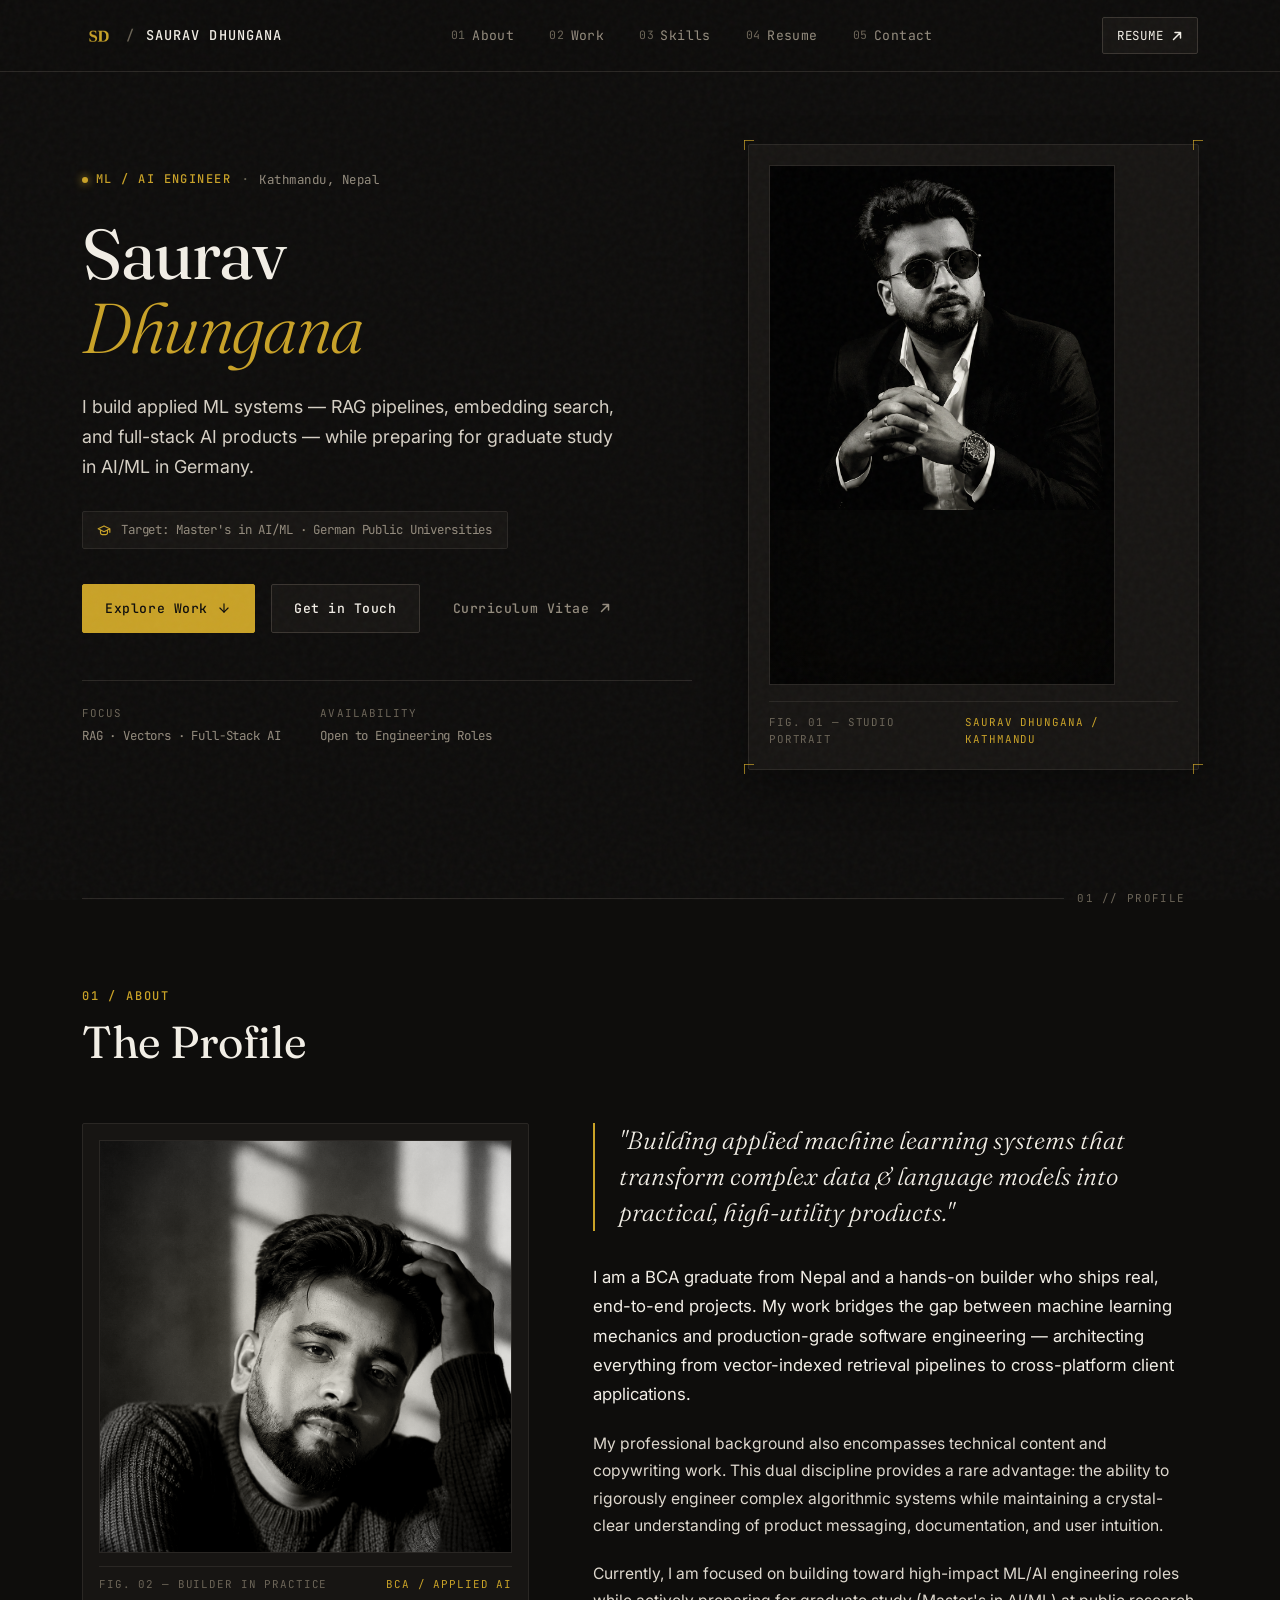
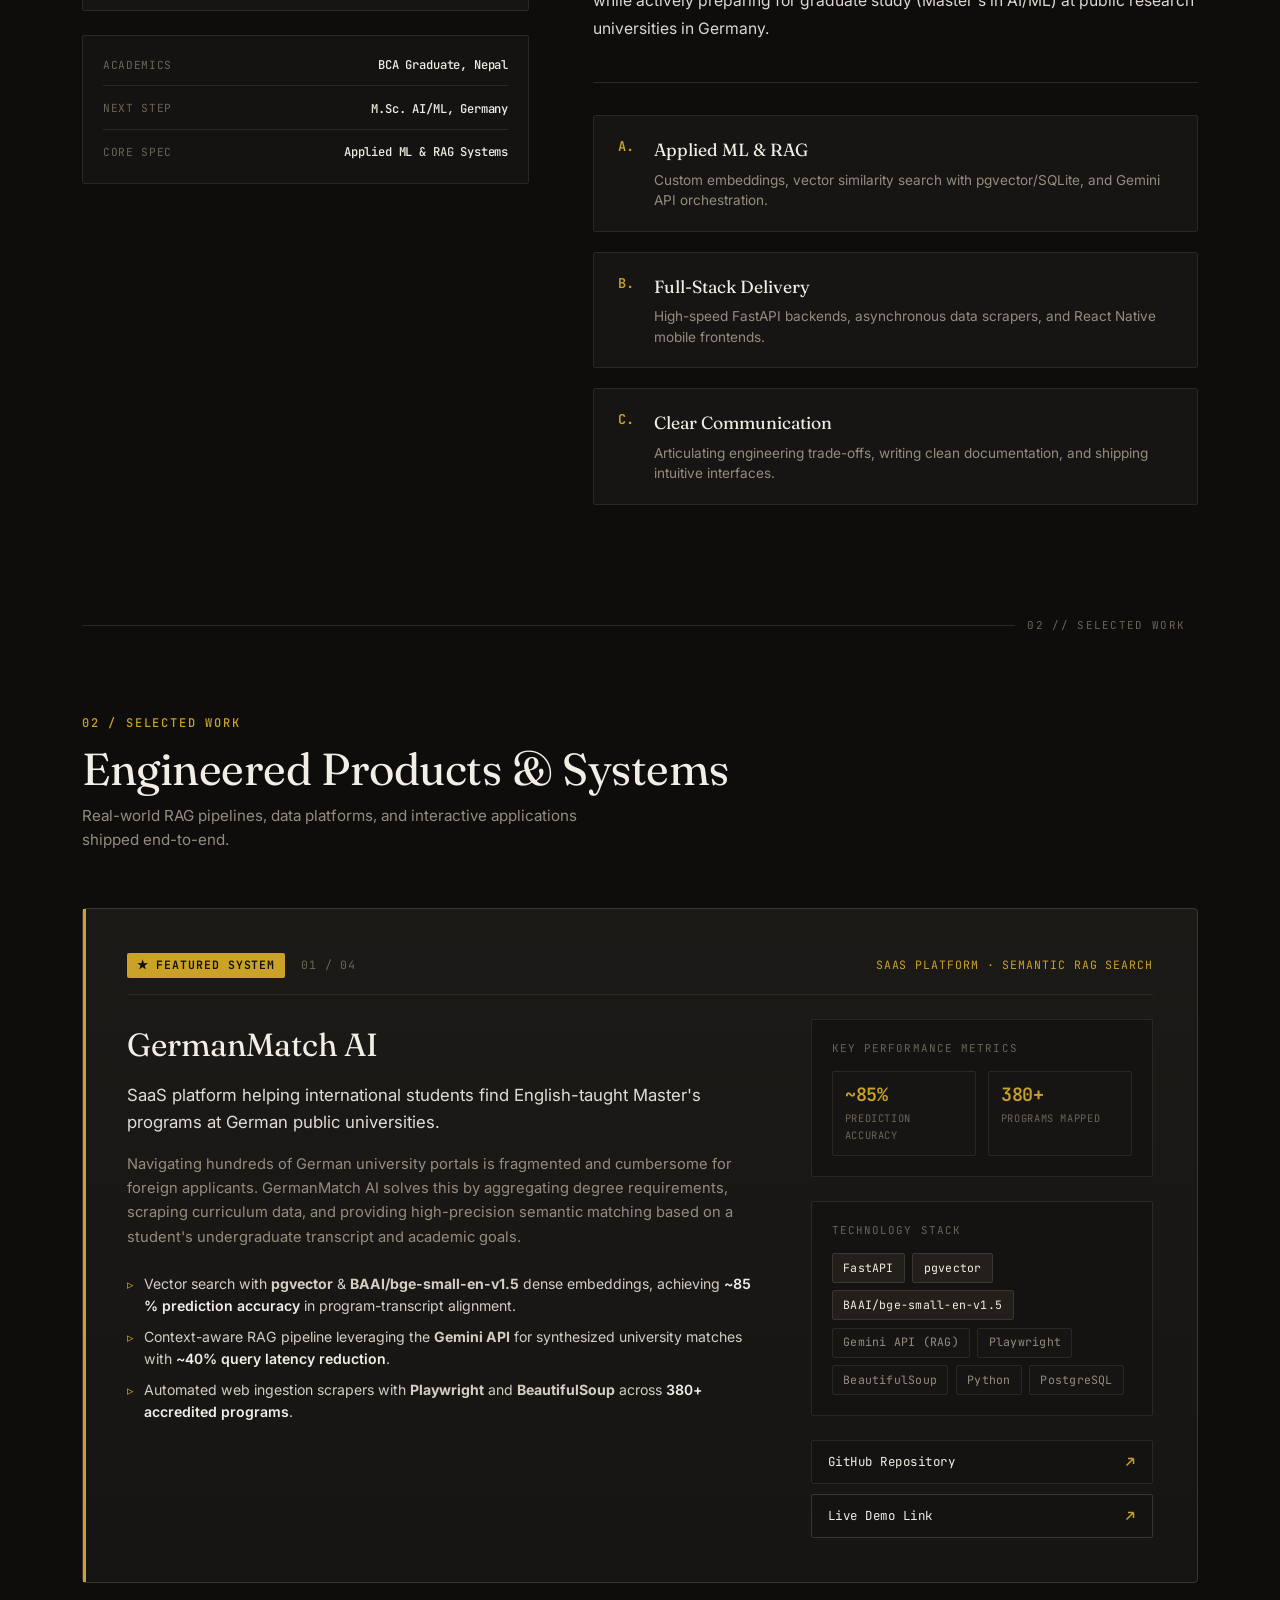
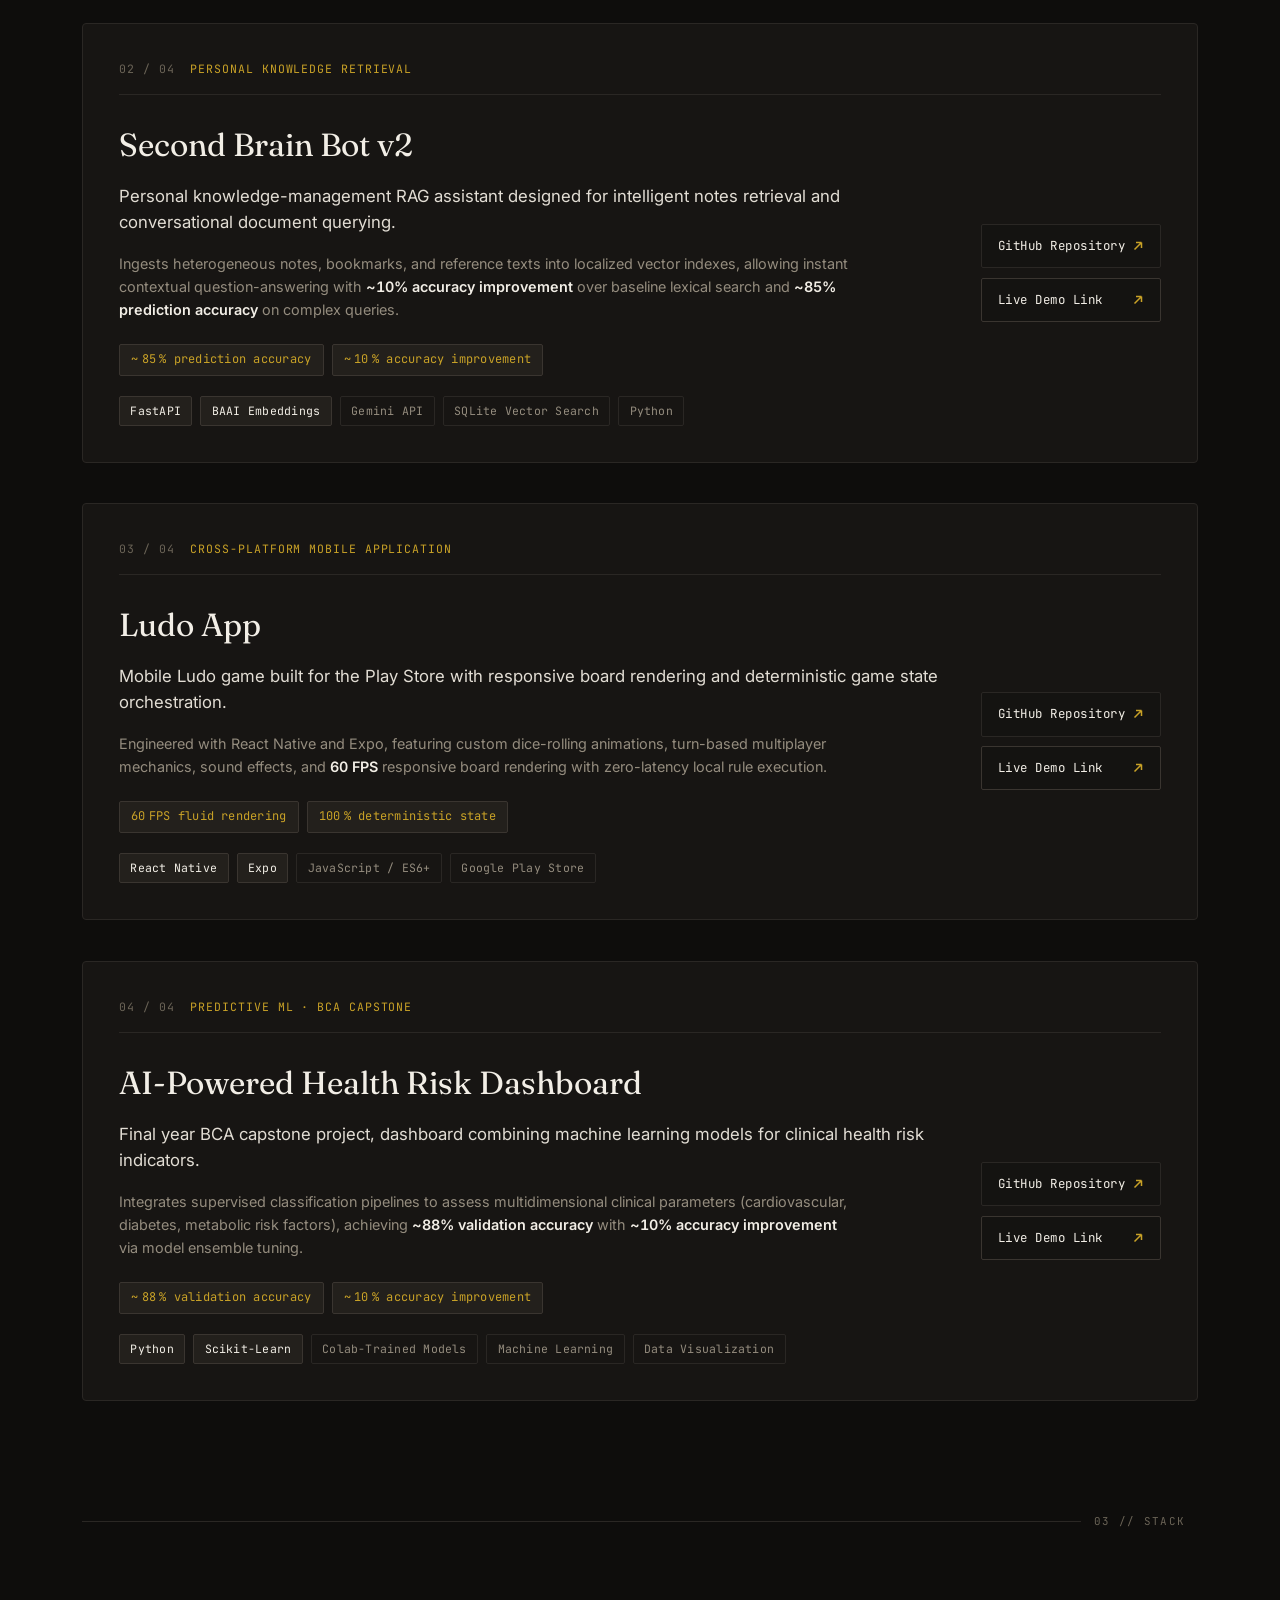
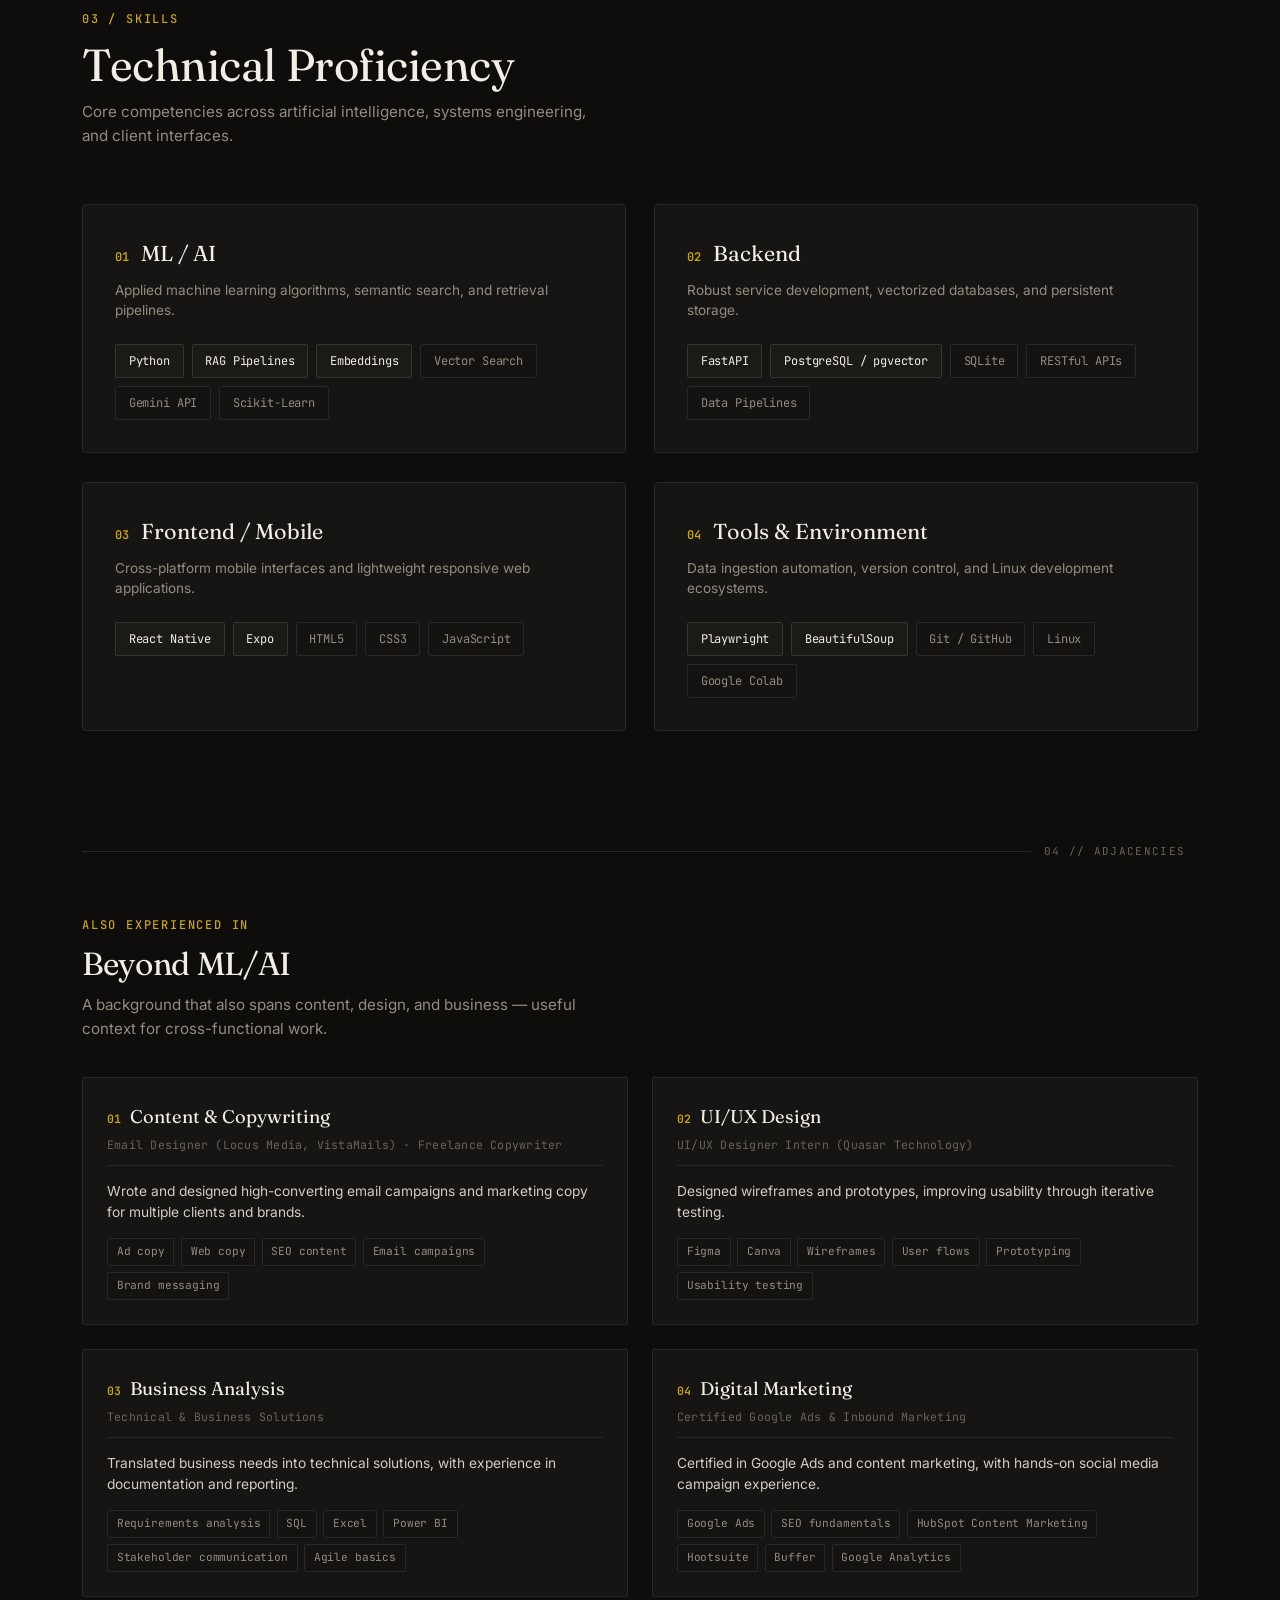
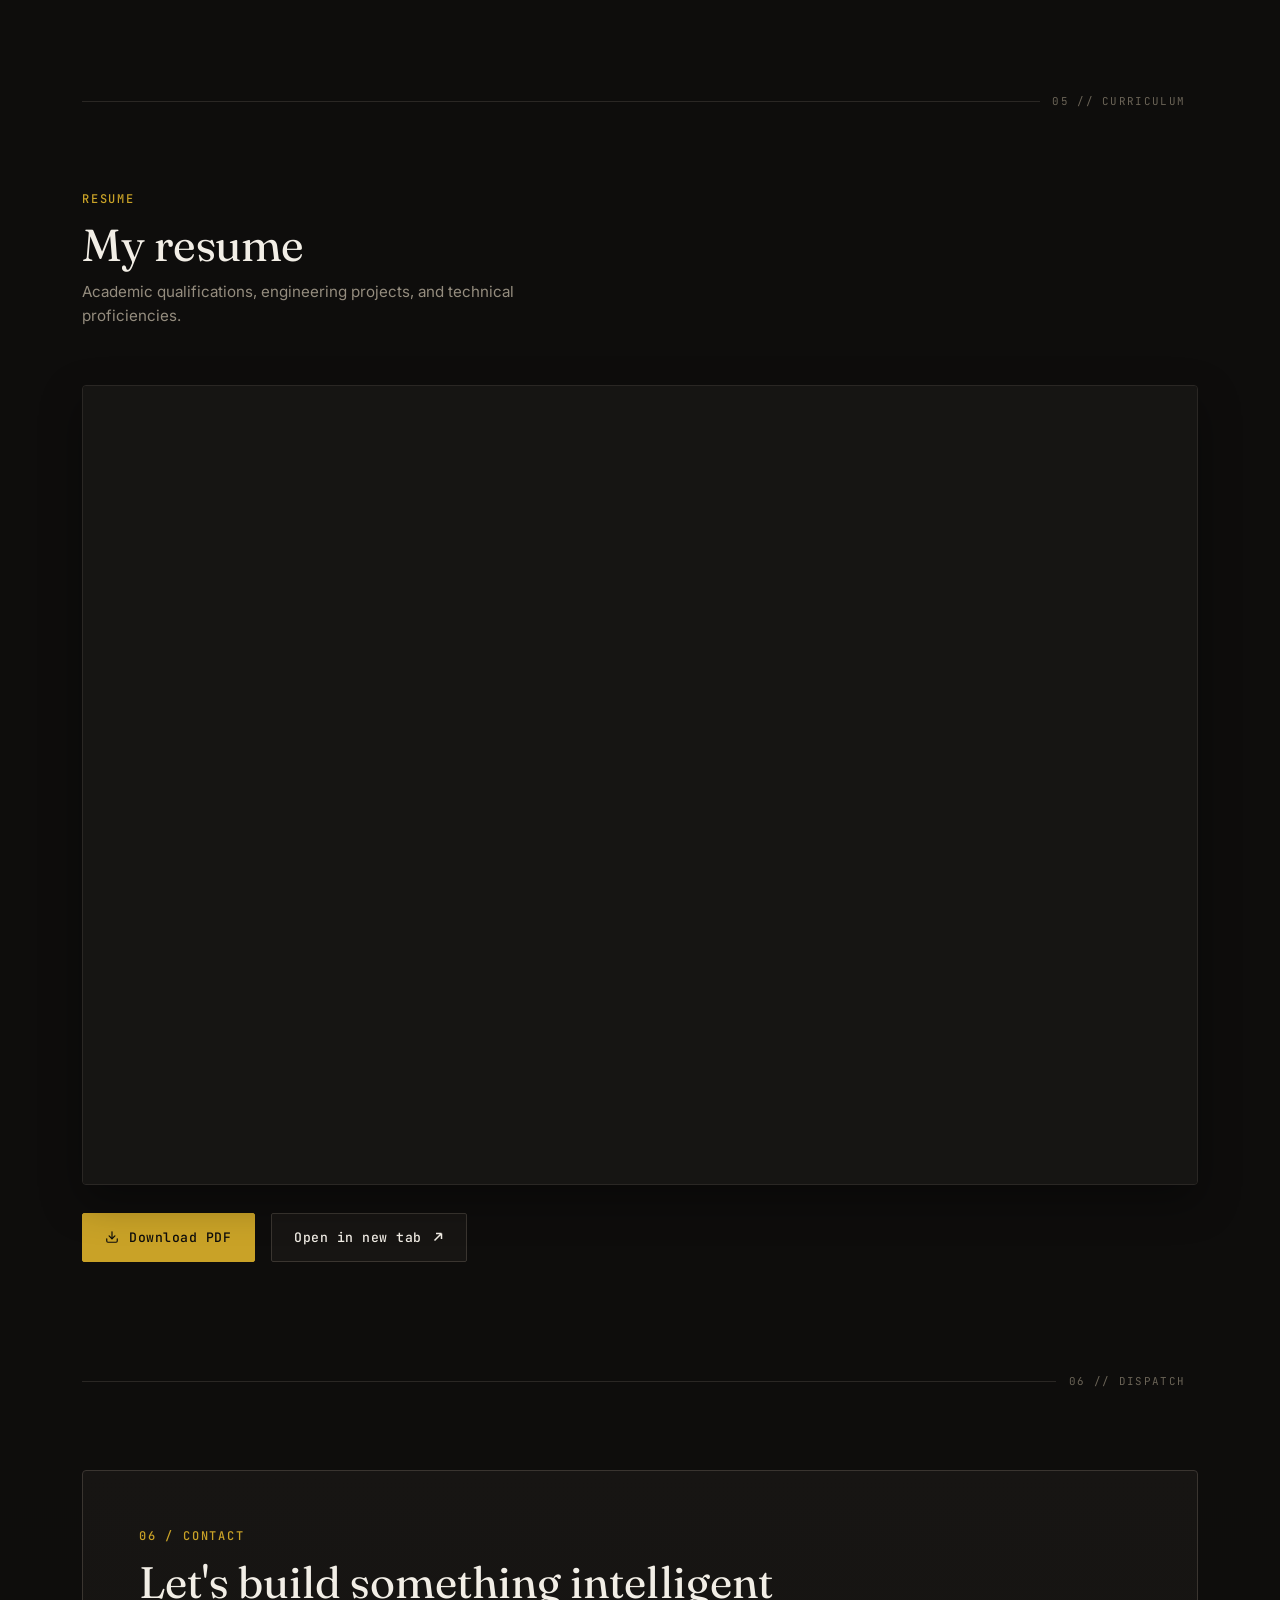
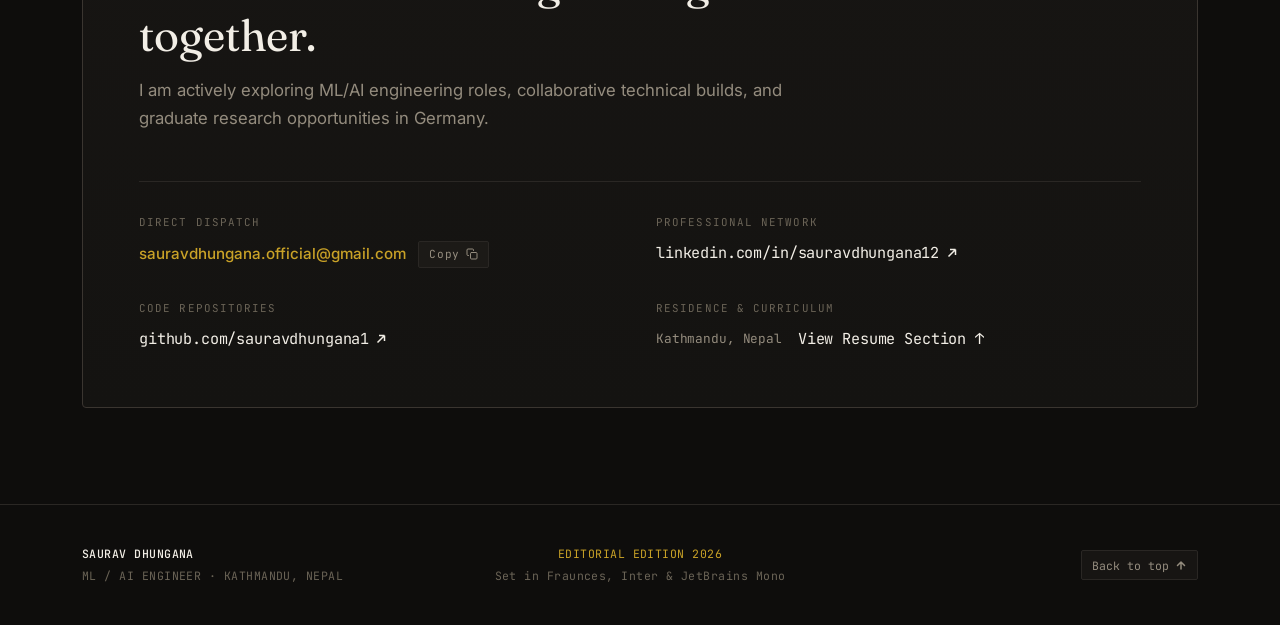
<file: index.html>
<!DOCTYPE html>
<html lang="en">
<head>
  <meta charset="UTF-8">
  <meta name="viewport" content="width=device-width, initial-scale=1.0">
  <title>Saurav Dhungana — ML / AI Engineer</title>
  <meta name="description" content="Saurav Dhungana — ML/AI Engineer in Kathmandu, Nepal. RAG pipelines, vector embeddings, and full-stack AI products.">
  <meta name="author" content="Saurav Dhungana">
  <meta name="theme-color" content="#0E0D0C">

  <!-- Open Graph / Social Sharing -->
  <meta property="og:type" content="website">
  <meta property="og:title" content="Saurav Dhungana — ML / AI Engineer">
  <meta property="og:site_name" content="Saurav Dhungana">
  <meta property="og:description" content="Applied ML systems, RAG pipelines, embedding search, and AI products. Preparing for graduate study in AI/ML in Germany.">
  <meta property="og:image" content="https://sauravdhungana01.com.np/assets/og-image.jpg">
  <meta property="og:image:width" content="1200">
  <meta property="og:image:height" content="630">
  <meta property="twitter:card" content="summary_large_image">
  <meta name="twitter:image" content="https://sauravdhungana01.com.np/assets/og-image.jpg">
  <meta property="twitter:title" content="Saurav Dhungana — ML / AI Engineer">
  <meta property="twitter:description" content="Applied ML systems, RAG pipelines, embedding search, and AI products.">

  <!-- Favicons & Web Manifest -->
  <link rel="icon" href="assets/logo/favicon.ico" sizes="any">
  <link rel="icon" type="image/png" sizes="32x32" href="assets/logo/favicon-32.png">
  <link rel="apple-touch-icon" href="assets/logo/apple-touch-icon.png">
  <link rel="manifest" href="site.webmanifest">

  <!-- Google Fonts: Fraunces (Display Serif), Inter (Body), JetBrains Mono (Utility) -->
  <link rel="preconnect" href="https://fonts.googleapis.com">
  <link rel="preconnect" href="https://fonts.gstatic.com" crossorigin>
  <link href="https://fonts.googleapis.com/css2?family=Fraunces:ital,opsz,wght@0,9..144,300..800;1,9..144,300..800&family=Inter:wght@300;400;500;600;700&family=JetBrains+Mono:ital,wght@0,400;0,500;0,600;1,400&display=swap" rel="stylesheet">

  <link rel="stylesheet" href="style.css">
</head>
<body>
  <!-- Scroll Progress Indicator -->
  <div class="scroll-progress-container" aria-hidden="true">
    <div class="scroll-progress-bar" id="scrollProgress"></div>
  </div>

  <!-- Noise / Film Grain Texture Overlay -->
  <div class="grain-overlay" aria-hidden="true"></div>

  <!-- Editorial Top Navigation -->
  <header class="site-header" id="header">
    <div class="header-inner">
      <a href="#hero" class="brand" aria-label="Saurav Dhungana - Home">
        <img src="assets/logo/logo-transparent.png" alt="Saurav Dhungana Logo" class="brand-logo" width="36" height="36">
        <span class="brand-divider">/</span>
        <span class="brand-title">SAURAV DHUNGANA</span>
      </a>

      <nav class="site-nav" aria-label="Primary Navigation">
        <ul class="nav-list">
          <li><a href="#about" class="nav-link"><span class="nav-num">01</span> About</a></li>
          <li><a href="#projects" class="nav-link"><span class="nav-num">02</span> Work</a></li>
          <li><a href="#skills" class="nav-link"><span class="nav-num">03</span> Skills</a></li>
          <li><a href="#resume" class="nav-link"><span class="nav-num">04</span> Resume</a></li>
          <li><a href="#contact" class="nav-link"><span class="nav-num">05</span> Contact</a></li>
        </ul>
      </nav>

      <div class="header-actions">
        <a href="#resume" class="btn-resume-header" id="resumeHeaderBtn">
          <span>Resume</span>
          <svg class="btn-arrow" width="12" height="12" viewBox="0 0 12 12" fill="none" xmlns="http://www.w3.org/2000/svg" aria-hidden="true">
            <path d="M2.5 9.5L9.5 2.5M9.5 2.5H4M9.5 2.5V8" stroke="currentColor" stroke-width="1.5" stroke-linecap="round" stroke-linejoin="round"/>
          </svg>
        </a>
      </div>
    </div>
  </header>

  <main id="main-content">
    <!-- ==================== HERO SECTION ==================== -->
    <section class="hero-section" id="hero" aria-label="Introduction">
      <div class="container hero-container">
        <div class="hero-grid">
          
          <!-- Hero Text / Editorial Column (CSS Page Load Reveal) -->
          <div class="hero-content">
            <div class="editorial-meta-strip hero-fade-1">
              <span class="meta-tag mono"><span class="meta-pulse"></span>ML / AI ENGINEER</span>
              <span class="meta-sep" aria-hidden="true">·</span>
              <span class="meta-location mono">Kathmandu, Nepal</span>
            </div>

            <h1 class="hero-headline hero-fade-2">
              Saurav <br>
              <span class="headline-italic">Dhungana</span>
            </h1>

            <p class="hero-intro hero-fade-3">
              I build applied ML systems — RAG pipelines, embedding search, and full-stack AI products — while preparing for graduate study in AI/ML in Germany.
            </p>

            <div class="hero-status-pill mono hero-fade-4">
              <svg width="14" height="14" viewBox="0 0 24 24" fill="none" stroke="currentColor" stroke-width="2" stroke-linecap="round" stroke-linejoin="round" aria-hidden="true">
                <path d="M22 10v6M2 10l10-5 10 5-10 5z"/>
                <path d="M6 12v5c0 2 2 3 6 3s6-1 6-3v-5"/>
              </svg>
              <span>Target: Master's in AI/ML · German Public Universities</span>
            </div>

            <div class="hero-cta-group hero-fade-5">
              <a href="#projects" class="btn btn-primary">
                <span>Explore Work</span>
                <svg width="14" height="14" viewBox="0 0 24 24" fill="none" stroke="currentColor" stroke-width="2" stroke-linecap="round" stroke-linejoin="round" aria-hidden="true">
                  <line x1="12" y1="5" x2="12" y2="19"></line>
                  <polyline points="19 12 12 19 5 12"></polyline>
                </svg>
              </a>
              <a href="#contact" class="btn btn-secondary">
                <span>Get in Touch</span>
              </a>
              <a href="#resume" class="btn btn-ghost" id="heroResumeLink">
                <span>Curriculum Vitae</span>
                <svg width="12" height="12" viewBox="0 0 12 12" fill="none" stroke="currentColor" stroke-width="1.5" stroke-linecap="round" stroke-linejoin="round" aria-hidden="true">
                  <path d="M2.5 9.5L9.5 2.5M9.5 2.5H4M9.5 2.5V8"/>
                </svg>
              </a>
            </div>

            <div class="hero-footer-meta mono hero-fade-6">
              <div class="meta-item">
                <span class="meta-label">FOCUS</span>
                <span class="meta-value">RAG · Vectors · Full-Stack AI</span>
              </div>
              <div class="meta-item">
                <span class="meta-label">AVAILABILITY</span>
                <span class="meta-value">Open to Engineering Roles</span>
              </div>
            </div>
          </div>

          <!-- Hero Image / Signature Editorial Portrait -->
          <div class="hero-visual reveal">
            <div class="portrait-card">
              <!-- Editorial Register Marks -->
              <div class="register-mark reg-tl" aria-hidden="true"></div>
              <div class="register-mark reg-tr" aria-hidden="true"></div>
              <div class="register-mark reg-bl" aria-hidden="true"></div>
              <div class="register-mark reg-br" aria-hidden="true"></div>

              <div class="portrait-frame">
                <picture>
                  <source srcset="assets/hero.webp" type="image/webp">
                  <img 
                    src="assets/hero.jpg" 
                    alt="Black and white studio portrait of Saurav Dhungana seated wearing sunglasses with hands clasped" 
                    class="portrait-img"
                    fetchpriority="high"
                    width="1023"
                    height="1537">
                </picture>
                <div class="duotone-tint" aria-hidden="true"></div>
                <div class="portrait-vignette" aria-hidden="true"></div>
              </div>

              <div class="portrait-caption mono">
                <div class="caption-index">FIG. 01 — STUDIO PORTRAIT</div>
                <div class="caption-sub">SAURAV DHUNGANA / KATHMANDU</div>
              </div>
            </div>
          </div>

        </div>
      </div>
    </section>

    <!-- Hairline Section Divider -->
    <div class="section-divider" aria-hidden="true">
      <div class="container">
        <div class="divider-line">
          <span class="divider-label mono">01 // PROFILE</span>
        </div>
      </div>
    </div>

    <!-- ==================== ABOUT SECTION ==================== -->
    <section class="about-section" id="about" aria-label="About Saurav Dhungana">
      <div class="container">
        
        <div class="section-heading reveal">
          <span class="eyebrow mono">01 / ABOUT</span>
          <h2 class="section-title">The Profile</h2>
        </div>

        <div class="about-grid">
          <!-- Secondary Portrait Column -->
          <div class="about-visual reveal">
            <div class="secondary-card">
              <div class="secondary-frame">
                <picture>
                  <source srcset="assets/secondary.webp" type="image/webp">
                  <img 
                    src="assets/secondary.jpg" 
                    alt="Saurav Dhungana leaning thoughtfully against a studio chair" 
                    class="secondary-img"
                    loading="lazy"
                    width="1122"
                    height="1121">
                </picture>
                <div class="duotone-tint" aria-hidden="true"></div>
              </div>
              <div class="secondary-caption mono">
                <span>FIG. 02 — BUILDER IN PRACTICE</span>
                <span class="accent-text">BCA / APPLIED AI</span>
              </div>
            </div>

            <!-- Quick Profile Highlights Card -->
            <div class="profile-stats-card mono">
              <div class="stat-row">
                <span class="stat-key">ACADEMICS</span>
                <span class="stat-val">BCA Graduate, Nepal</span>
              </div>
              <div class="stat-row">
                <span class="stat-key">NEXT STEP</span>
                <span class="stat-val">M.Sc. AI/ML, Germany</span>
              </div>
              <div class="stat-row">
                <span class="stat-key">CORE SPEC</span>
                <span class="stat-val">Applied ML & RAG Systems</span>
              </div>
            </div>
          </div>

          <!-- Narrative Text Column -->
          <div class="about-narrative reveal">
            <blockquote class="editorial-quote">
              "Building applied machine learning systems that transform complex data & language models into practical, high-utility products."
            </blockquote>

            <div class="narrative-body">
              <p class="lead-paragraph">
                I am a BCA graduate from Nepal and a hands-on builder who ships real, end-to-end projects. My work bridges the gap between machine learning mechanics and production-grade software engineering — architecting everything from vector-indexed retrieval pipelines to cross-platform client applications.
              </p>
              
              <p>
                My professional background also encompasses technical content and copywriting work. This dual discipline provides a rare advantage: the ability to rigorously engineer complex algorithmic systems while maintaining a crystal-clear understanding of product messaging, documentation, and user intuition.
              </p>

              <p>
                Currently, I am focused on building toward high-impact ML/AI engineering roles while actively preparing for graduate study (Master's in AI/ML) at public research universities in Germany.
              </p>
            </div>

            <div class="about-pillars">
              <div class="pillar-item">
                <span class="pillar-num mono">A.</span>
                <div class="pillar-content">
                  <h3 class="pillar-title">Applied ML & RAG</h3>
                  <p class="pillar-desc">Custom embeddings, vector similarity search with pgvector/SQLite, and Gemini API orchestration.</p>
                </div>
              </div>

              <div class="pillar-item">
                <span class="pillar-num mono">B.</span>
                <div class="pillar-content">
                  <h3 class="pillar-title">Full-Stack Delivery</h3>
                  <p class="pillar-desc">High-speed FastAPI backends, asynchronous data scrapers, and React Native mobile frontends.</p>
                </div>
              </div>

              <div class="pillar-item">
                <span class="pillar-num mono">C.</span>
                <div class="pillar-content">
                  <h3 class="pillar-title">Clear Communication</h3>
                  <p class="pillar-desc">Articulating engineering trade-offs, writing clean documentation, and shipping intuitive interfaces.</p>
                </div>
              </div>
            </div>

          </div>

        </div>

      </div>
    </section>

    <!-- Hairline Section Divider -->
    <div class="section-divider" aria-hidden="true">
      <div class="container">
        <div class="divider-line">
          <span class="divider-label mono">02 // SELECTED WORK</span>
        </div>
      </div>
    </div>

    <!-- ==================== PROJECTS SECTION ==================== -->
    <section class="projects-section" id="projects" aria-label="Featured Projects">
      <div class="container">
        
        <div class="section-heading reveal">
          <span class="eyebrow mono">02 / SELECTED WORK</span>
          <h2 class="section-title">Engineered Products & Systems</h2>
          <p class="section-subtitle">Real-world RAG pipelines, data platforms, and interactive applications shipped end-to-end.</p>
        </div>

        <div class="projects-stack">
          
          <!-- PROJECT 1: GermanMatch AI (Featured Hero Project) -->
          <article class="project-card project-featured reveal" id="project-germanmatch">
            <div class="project-header">
              <div class="project-meta mono">
                <span class="project-badge-featured">★ FEATURED SYSTEM</span>
                <span class="project-num">01 / 04</span>
              </div>
              <span class="project-category mono">SAAS PLATFORM · SEMANTIC RAG SEARCH</span>
            </div>

            <div class="project-grid">
              <div class="project-main-info">
                <h3 class="project-title">GermanMatch AI</h3>
                <p class="project-lead">
                  SaaS platform helping international students find English-taught Master's programs at German public universities.
                </p>
                <div class="project-description">
                  <p>
                    Navigating hundreds of German university portals is fragmented and cumbersome for foreign applicants. GermanMatch AI solves this by aggregating degree requirements, scraping curriculum data, and providing high-precision semantic matching based on a student's undergraduate transcript and academic goals.
                  </p>
                </div>

                <div class="project-highlights">
                  <div class="highlight-item">
                    <span class="highlight-bullet">▹</span>
                    <span>Vector search with <strong>pgvector</strong> & <strong>BAAI/bge-small-en-v1.5</strong> dense embeddings, achieving <strong class="stat-highlight">~<span class="stat-counter" data-target="85">0</span>% prediction accuracy</strong> in program-transcript alignment.</span>
                  </div>
                  <div class="highlight-item">
                    <span class="highlight-bullet">▹</span>
                    <span>Context-aware RAG pipeline leveraging the <strong>Gemini API</strong> for synthesized university matches with <strong class="stat-highlight">~<span class="stat-counter" data-target="40">0</span>% query latency reduction</strong>.</span>
                  </div>
                  <div class="highlight-item">
                    <span class="highlight-bullet">▹</span>
                    <span>Automated web ingestion scrapers with <strong>Playwright</strong> and <strong>BeautifulSoup</strong> across <strong class="stat-highlight"><span class="stat-counter" data-target="380">0</span>+ accredited programs</strong>.</span>
                  </div>
                </div>
              </div>

              <div class="project-sidebar">
                <div class="sidebar-box">
                  <div class="box-title mono">KEY PERFORMANCE METRICS</div>
                  <div class="metrics-grid mono">
                    <div class="metric-chip">
                      <span class="metric-num">~<span class="stat-counter" data-target="85">0</span>%</span>
                      <span class="metric-label">Prediction Accuracy</span>
                    </div>
                    <div class="metric-chip">
                      <span class="metric-num"><span class="stat-counter" data-target="380">0</span>+</span>
                      <span class="metric-label">Programs Mapped</span>
                    </div>
                  </div>
                </div>

                <div class="sidebar-box">
                  <div class="box-title mono">TECHNOLOGY STACK</div>
                  <ul class="tech-tag-list mono">
                    <li class="tech-tag tag-primary">FastAPI</li>
                    <li class="tech-tag tag-primary">pgvector</li>
                    <li class="tech-tag tag-primary">BAAI/bge-small-en-v1.5</li>
                    <li class="tech-tag">Gemini API (RAG)</li>
                    <li class="tech-tag">Playwright</li>
                    <li class="tech-tag">BeautifulSoup</li>
                    <li class="tech-tag">Python</li>
                    <li class="tech-tag">PostgreSQL</li>
                  </ul>
                </div>

                <div class="project-links">
                  <a href="https://github.com/sauravdhungana1" target="_blank" rel="noopener noreferrer" class="project-link mono">
                    <span>GitHub Repository</span>
                    <svg width="12" height="12" viewBox="0 0 12 12" fill="none" stroke="currentColor" stroke-width="1.5"><path d="M2.5 9.5L9.5 2.5M9.5 2.5H4M9.5 2.5V8"/></svg>
                  </a>
                  <a href="#contact" class="project-link project-link-demo mono">
                    <span>Live Demo Link</span>
                    <svg width="12" height="12" viewBox="0 0 12 12" fill="none" stroke="currentColor" stroke-width="1.5"><path d="M2.5 9.5L9.5 2.5M9.5 2.5H4M9.5 2.5V8"/></svg>
                  </a>
                </div>
              </div>
            </div>
          </article>

          <!-- PROJECT 2: Second Brain Bot v2 -->
          <article class="project-card reveal" id="project-second-brain">
            <div class="project-header">
              <div class="project-meta mono">
                <span class="project-num">02 / 04</span>
                <span class="project-category">PERSONAL KNOWLEDGE RETRIEVAL</span>
              </div>
            </div>

            <div class="project-grid-standard">
              <div class="project-info-block">
                <h3 class="project-title">Second Brain Bot v2</h3>
                <p class="project-lead">
                  Personal knowledge-management RAG assistant designed for intelligent notes retrieval and conversational document querying.
                </p>
                <p class="project-subtext">
                  Ingests heterogeneous notes, bookmarks, and reference texts into localized vector indexes, allowing instant contextual question-answering with <strong class="stat-highlight">~<span class="stat-counter" data-target="10">0</span>% accuracy improvement</strong> over baseline lexical search and <strong class="stat-highlight">~<span class="stat-counter" data-target="85">0</span>% prediction accuracy</strong> on complex queries.
                </p>

                <div class="project-metrics-row mono">
                  <span class="metric-pill">~<span class="stat-counter" data-target="85">0</span>% prediction accuracy</span>
                  <span class="metric-pill">~<span class="stat-counter" data-target="10">0</span>% accuracy improvement</span>
                </div>

                <div class="tech-pill-row mono">
                  <span class="tech-tag tag-primary">FastAPI</span>
                  <span class="tech-tag tag-primary">BAAI Embeddings</span>
                  <span class="tech-tag">Gemini API</span>
                  <span class="tech-tag">SQLite Vector Search</span>
                  <span class="tech-tag">Python</span>
                </div>
              </div>

              <div class="project-actions-block">
                <a href="https://github.com/sauravdhungana1" target="_blank" rel="noopener noreferrer" class="project-link mono">
                  <span>GitHub Repository</span>
                  <svg width="12" height="12" viewBox="0 0 12 12" fill="none" stroke="currentColor" stroke-width="1.5"><path d="M2.5 9.5L9.5 2.5M9.5 2.5H4M9.5 2.5V8"/></svg>
                </a>
                <a href="#contact" class="project-link project-link-demo mono">
                  <span>Live Demo Link</span>
                  <svg width="12" height="12" viewBox="0 0 12 12" fill="none" stroke="currentColor" stroke-width="1.5"><path d="M2.5 9.5L9.5 2.5M9.5 2.5H4M9.5 2.5V8"/></svg>
                </a>
              </div>
            </div>
          </article>

          <!-- PROJECT 3: Ludo App -->
          <article class="project-card reveal" id="project-ludo-app">
            <div class="project-header">
              <div class="project-meta mono">
                <span class="project-num">03 / 04</span>
                <span class="project-category">CROSS-PLATFORM MOBILE APPLICATION</span>
              </div>
            </div>

            <div class="project-grid-standard">
              <div class="project-info-block">
                <h3 class="project-title">Ludo App</h3>
                <p class="project-lead">
                  Mobile Ludo game built for the Play Store with responsive board rendering and deterministic game state orchestration.
                </p>
                <p class="project-subtext">
                  Engineered with React Native and Expo, featuring custom dice-rolling animations, turn-based multiplayer mechanics, sound effects, and <strong class="stat-highlight"><span class="stat-counter" data-target="60">0</span> FPS</strong> responsive board rendering with zero-latency local rule execution.
                </p>

                <div class="project-metrics-row mono">
                  <span class="metric-pill"><span class="stat-counter" data-target="60">0</span> FPS fluid rendering</span>
                  <span class="metric-pill"><span class="stat-counter" data-target="100">0</span>% deterministic state</span>
                </div>

                <div class="tech-pill-row mono">
                  <span class="tech-tag tag-primary">React Native</span>
                  <span class="tech-tag tag-primary">Expo</span>
                  <span class="tech-tag">JavaScript / ES6+</span>
                  <span class="tech-tag">Google Play Store</span>
                </div>
              </div>

              <div class="project-actions-block">
                <a href="https://github.com/sauravdhungana1" target="_blank" rel="noopener noreferrer" class="project-link mono">
                  <span>GitHub Repository</span>
                  <svg width="12" height="12" viewBox="0 0 12 12" fill="none" stroke="currentColor" stroke-width="1.5"><path d="M2.5 9.5L9.5 2.5M9.5 2.5H4M9.5 2.5V8"/></svg>
                </a>
                <a href="#contact" class="project-link project-link-demo mono">
                  <span>Live Demo Link</span>
                  <svg width="12" height="12" viewBox="0 0 12 12" fill="none" stroke="currentColor" stroke-width="1.5"><path d="M2.5 9.5L9.5 2.5M9.5 2.5H4M9.5 2.5V8"/></svg>
                </a>
              </div>
            </div>
          </article>

          <!-- PROJECT 4: AI-Powered Health Risk Dashboard -->
          <article class="project-card reveal" id="project-health-dashboard">
            <div class="project-header">
              <div class="project-meta mono">
                <span class="project-num">04 / 04</span>
                <span class="project-category">PREDICTIVE ML · BCA CAPSTONE</span>
              </div>
            </div>

            <div class="project-grid-standard">
              <div class="project-info-block">
                <h3 class="project-title">AI-Powered Health Risk Dashboard</h3>
                <p class="project-lead">
                  Final year BCA capstone project, dashboard combining machine learning models for clinical health risk indicators.
                </p>
                <p class="project-subtext">
                  Integrates supervised classification pipelines to assess multidimensional clinical parameters (cardiovascular, diabetes, metabolic risk factors), achieving <strong class="stat-highlight">~<span class="stat-counter" data-target="88">0</span>% validation accuracy</strong> with <strong class="stat-highlight">~<span class="stat-counter" data-target="10">0</span>% accuracy improvement</strong> via model ensemble tuning.
                </p>

                <div class="project-metrics-row mono">
                  <span class="metric-pill">~<span class="stat-counter" data-target="88">0</span>% validation accuracy</span>
                  <span class="metric-pill">~<span class="stat-counter" data-target="10">0</span>% accuracy improvement</span>
                </div>

                <div class="tech-pill-row mono">
                  <span class="tech-tag tag-primary">Python</span>
                  <span class="tech-tag tag-primary">Scikit-Learn</span>
                  <span class="tech-tag">Colab-Trained Models</span>
                  <span class="tech-tag">Machine Learning</span>
                  <span class="tech-tag">Data Visualization</span>
                </div>
              </div>

              <div class="project-actions-block">
                <a href="https://github.com/sauravdhungana1" target="_blank" rel="noopener noreferrer" class="project-link mono">
                  <span>GitHub Repository</span>
                  <svg width="12" height="12" viewBox="0 0 12 12" fill="none" stroke="currentColor" stroke-width="1.5"><path d="M2.5 9.5L9.5 2.5M9.5 2.5H4M9.5 2.5V8"/></svg>
                </a>
                <a href="#contact" class="project-link project-link-demo mono">
                  <span>Live Demo Link</span>
                  <svg width="12" height="12" viewBox="0 0 12 12" fill="none" stroke="currentColor" stroke-width="1.5"><path d="M2.5 9.5L9.5 2.5M9.5 2.5H4M9.5 2.5V8"/></svg>
                </a>
              </div>
            </div>
          </article>

        </div>

      </div>
    </section>

    <!-- Hairline Section Divider -->
    <div class="section-divider" aria-hidden="true">
      <div class="container">
        <div class="divider-line">
          <span class="divider-label mono">03 // STACK</span>
        </div>
      </div>
    </div>

    <!-- ==================== SKILLS SECTION ==================== -->
    <section class="skills-section" id="skills" aria-label="Technical Skills">
      <div class="container">
        
        <div class="section-heading reveal">
          <span class="eyebrow mono">03 / SKILLS</span>
          <h2 class="section-title">Technical Proficiency</h2>
          <p class="section-subtitle">Core competencies across artificial intelligence, systems engineering, and client interfaces.</p>
        </div>

        <div class="skills-grid">
          
          <!-- Skill Cluster 1: ML / AI -->
          <div class="skill-card reveal">
            <div class="skill-card-header">
              <span class="skill-domain-index mono">01</span>
              <h3 class="skill-domain-title">ML / AI</h3>
            </div>
            <p class="skill-domain-desc">Applied machine learning algorithms, semantic search, and retrieval pipelines.</p>
            <div class="skill-pill-cluster mono">
              <span class="skill-pill highlight-pill">Python</span>
              <span class="skill-pill highlight-pill">RAG Pipelines</span>
              <span class="skill-pill highlight-pill">Embeddings</span>
              <span class="skill-pill">Vector Search</span>
              <span class="skill-pill">Gemini API</span>
              <span class="skill-pill">Scikit-Learn</span>
            </div>
          </div>

          <!-- Skill Cluster 2: Backend -->
          <div class="skill-card reveal">
            <div class="skill-card-header">
              <span class="skill-domain-index mono">02</span>
              <h3 class="skill-domain-title">Backend</h3>
            </div>
            <p class="skill-domain-desc">Robust service development, vectorized databases, and persistent storage.</p>
            <div class="skill-pill-cluster mono">
              <span class="skill-pill highlight-pill">FastAPI</span>
              <span class="skill-pill highlight-pill">PostgreSQL / pgvector</span>
              <span class="skill-pill">SQLite</span>
              <span class="skill-pill">RESTful APIs</span>
              <span class="skill-pill">Data Pipelines</span>
            </div>
          </div>

          <!-- Skill Cluster 3: Frontend / Mobile -->
          <div class="skill-card reveal">
            <div class="skill-card-header">
              <span class="skill-domain-index mono">03</span>
              <h3 class="skill-domain-title">Frontend / Mobile</h3>
            </div>
            <p class="skill-domain-desc">Cross-platform mobile interfaces and lightweight responsive web applications.</p>
            <div class="skill-pill-cluster mono">
              <span class="skill-pill highlight-pill">React Native</span>
              <span class="skill-pill highlight-pill">Expo</span>
              <span class="skill-pill">HTML5</span>
              <span class="skill-pill">CSS3</span>
              <span class="skill-pill">JavaScript</span>
            </div>
          </div>

          <!-- Skill Cluster 4: Tools -->
          <div class="skill-card reveal">
            <div class="skill-card-header">
              <span class="skill-domain-index mono">04</span>
              <h3 class="skill-domain-title">Tools & Environment</h3>
            </div>
            <p class="skill-domain-desc">Data ingestion automation, version control, and Linux development ecosystems.</p>
            <div class="skill-pill-cluster mono">
              <span class="skill-pill highlight-pill">Playwright</span>
              <span class="skill-pill highlight-pill">BeautifulSoup</span>
              <span class="skill-pill">Git / GitHub</span>
              <span class="skill-pill">Linux</span>
              <span class="skill-pill">Google Colab</span>
            </div>
          </div>

        </div>

      </div>
    </section>

    <!-- Hairline Section Divider -->
    <div class="section-divider" aria-hidden="true">
      <div class="container">
        <div class="divider-line">
          <span class="divider-label mono">04 // ADJACENCIES</span>
        </div>
      </div>
    </div>

    <!-- ==================== ALSO EXPERIENCED IN SECTION ==================== -->
    <section class="secondary-skills-section" id="experienced-in" aria-label="Also Experienced In">
      <div class="container">
        
        <div class="section-heading section-heading-compact reveal">
          <span class="eyebrow mono">ALSO EXPERIENCED IN</span>
          <h2 class="section-title section-title-compact">Beyond ML/AI</h2>
          <p class="section-subtitle">A background that also spans content, design, and business — useful context for cross-functional work.</p>
        </div>

        <div class="experienced-grid">
          
          <!-- Card 1: Content & Copywriting -->
          <div class="experienced-card reveal">
            <div class="experienced-card-header">
              <div class="experienced-domain">
                <span class="experienced-num mono">01</span>
                <h3 class="experienced-title">Content & Copywriting</h3>
              </div>
              <div class="experienced-roles mono">Email Designer (Locus Media, VistaMails) · Freelance Copywriter</div>
            </div>
            <p class="experienced-lead">Wrote and designed high-converting email campaigns and marketing copy for multiple clients and brands.</p>
            <div class="experienced-skills mono">
              <span class="sub-pill">Ad copy</span>
              <span class="sub-pill">Web copy</span>
              <span class="sub-pill">SEO content</span>
              <span class="sub-pill">Email campaigns</span>
              <span class="sub-pill">Brand messaging</span>
            </div>
          </div>

          <!-- Card 2: UI/UX Design -->
          <div class="experienced-card reveal">
            <div class="experienced-card-header">
              <div class="experienced-domain">
                <span class="experienced-num mono">02</span>
                <h3 class="experienced-title">UI/UX Design</h3>
              </div>
              <div class="experienced-roles mono">UI/UX Designer Intern (Quasar Technology)</div>
            </div>
            <p class="experienced-lead">Designed wireframes and prototypes, improving usability through iterative testing.</p>
            <div class="experienced-skills mono">
              <span class="sub-pill">Figma</span>
              <span class="sub-pill">Canva</span>
              <span class="sub-pill">Wireframes</span>
              <span class="sub-pill">User flows</span>
              <span class="sub-pill">Prototyping</span>
              <span class="sub-pill">Usability testing</span>
            </div>
          </div>

          <!-- Card 3: Business Analysis -->
          <div class="experienced-card reveal">
            <div class="experienced-card-header">
              <div class="experienced-domain">
                <span class="experienced-num mono">03</span>
                <h3 class="experienced-title">Business Analysis</h3>
              </div>
              <div class="experienced-roles mono">Technical & Business Solutions</div>
            </div>
            <p class="experienced-lead">Translated business needs into technical solutions, with experience in documentation and reporting.</p>
            <div class="experienced-skills mono">
              <span class="sub-pill">Requirements analysis</span>
              <span class="sub-pill">SQL</span>
              <span class="sub-pill">Excel</span>
              <span class="sub-pill">Power BI</span>
              <span class="sub-pill">Stakeholder communication</span>
              <span class="sub-pill">Agile basics</span>
            </div>
          </div>

          <!-- Card 4: Digital Marketing -->
          <div class="experienced-card reveal">
            <div class="experienced-card-header">
              <div class="experienced-domain">
                <span class="experienced-num mono">04</span>
                <h3 class="experienced-title">Digital Marketing</h3>
              </div>
              <div class="experienced-roles mono">Certified Google Ads & Inbound Marketing</div>
            </div>
            <p class="experienced-lead">Certified in Google Ads and content marketing, with hands-on social media campaign experience.</p>
            <div class="experienced-skills mono">
              <span class="sub-pill">Google Ads</span>
              <span class="sub-pill">SEO fundamentals</span>
              <span class="sub-pill">HubSpot Content Marketing</span>
              <span class="sub-pill">Hootsuite</span>
              <span class="sub-pill">Buffer</span>
              <span class="sub-pill">Google Analytics</span>
            </div>
          </div>

        </div>

      </div>
    </section>

    <!-- Hairline Section Divider -->
    <div class="section-divider" aria-hidden="true">
      <div class="container">
        <div class="divider-line">
          <span class="divider-label mono">05 // CURRICULUM</span>
        </div>
      </div>
    </div>

    <!-- ==================== RESUME SECTION ==================== -->
    <section class="resume-section" id="resume" aria-label="Curriculum Vitae / Resume">
      <div class="container">
        
        <div class="section-heading reveal">
          <span class="eyebrow mono">RESUME</span>
          <h2 class="section-title">My resume</h2>
          <p class="section-subtitle">Academic qualifications, engineering projects, and technical proficiencies.</p>
        </div>

        <div class="resume-wrapper reveal">
          <!-- Embedded Document Viewer -->
          <div class="resume-viewer-frame" id="resumeViewer">
            <iframe 
              src="assets/resume.pdf#toolbar=0&navpanes=0&scrollbar=1" 
              title="Saurav Dhungana — Resume PDF" 
              class="resume-iframe"
              loading="lazy">
            </iframe>

            <!-- Fallback Card for Mobile Screens & Unsupported PDF Rendering -->
            <div class="resume-fallback-box" id="resumeFallback">
              <div class="fallback-icon-wrap" aria-hidden="true">
                <svg width="44" height="44" viewBox="0 0 24 24" fill="none" stroke="currentColor" stroke-width="1.5" stroke-linecap="round" stroke-linejoin="round">
                  <path d="M14 2H6a2 2 0 0 0-2 2v16a2 2 0 0 0 2 2h12a2 2 0 0 0 2-2V8z"></path>
                  <polyline points="14 2 14 8 20 8"></polyline>
                  <line x1="16" y1="13" x2="8" y2="13"></line>
                  <line x1="16" y1="17" x2="8" y2="17"></line>
                  <polyline points="10 9 9 9 8 9"></polyline>
                </svg>
              </div>
              <h3 class="fallback-title">Resume preview</h3>
              <p class="fallback-desc">Saurav Dhungana — ML / AI Engineer Curriculum Vitae</p>
              <a href="assets/resume.pdf" target="_blank" rel="noopener noreferrer" class="btn btn-primary fallback-open-btn">
                <span>Open Resume</span>
                <svg width="12" height="12" viewBox="0 0 12 12" fill="none" stroke="currentColor" stroke-width="1.5" aria-hidden="true">
                  <path d="M2.5 9.5L9.5 2.5M9.5 2.5H4M9.5 2.5V8"/>
                </svg>
              </a>
            </div>
          </div>

          <!-- Bottom Action Controls -->
          <div class="resume-actions-group">
            <a href="assets/resume.pdf" download="Saurav_Dhungana_Resume.pdf" class="btn btn-primary" id="resumeDownloadBtn">
              <svg width="14" height="14" viewBox="0 0 24 24" fill="none" stroke="currentColor" stroke-width="2" stroke-linecap="round" stroke-linejoin="round" aria-hidden="true">
                <path d="M21 15v4a2 2 0 0 1-2 2H5a2 2 0 0 1-2-2v-4"></path>
                <polyline points="7 10 12 15 17 10"></polyline>
                <line x1="12" y1="15" x2="12" y2="3"></line>
              </svg>
              <span>Download PDF</span>
            </a>
            <a href="assets/resume.pdf" target="_blank" rel="noopener noreferrer" class="btn btn-secondary" id="resumeNewTabBtn">
              <span>Open in new tab</span>
              <svg width="12" height="12" viewBox="0 0 12 12" fill="none" stroke="currentColor" stroke-width="1.5" aria-hidden="true">
                <path d="M2.5 9.5L9.5 2.5M9.5 2.5H4M9.5 2.5V8"/>
              </svg>
            </a>
          </div>
        </div>

      </div>
    </section>

    <!-- Hairline Section Divider -->
    <div class="section-divider" aria-hidden="true">
      <div class="container">
        <div class="divider-line">
          <span class="divider-label mono">06 // DISPATCH</span>
        </div>
      </div>
    </div>

    <!-- ==================== CONTACT / FOOTER SECTION ==================== -->
    <section class="contact-section" id="contact" aria-label="Contact Information">
      <div class="container">
        
        <div class="contact-card reveal">
          <div class="contact-content">
            <div class="contact-header-block">
              <span class="eyebrow mono">06 / CONTACT</span>
              <h2 class="contact-title">Let's build something intelligent together.</h2>
              <p class="contact-lead">
                I am actively exploring ML/AI engineering roles, collaborative technical builds, and graduate research opportunities in Germany.
              </p>
            </div>

            <div class="contact-details-grid">
              
              <!-- Email Item with Copy Trigger -->
              <div class="contact-item">
                <span class="contact-label mono">DIRECT DISPATCH</span>
                <div class="contact-action-row">
                  <a href="mailto:sauravdhungana.official@gmail.com" class="contact-link contact-email" id="emailLink">
                    sauravdhungana.official@gmail.com
                  </a>
                  <button type="button" class="btn-copy-email mono" id="copyEmailBtn" aria-label="Copy email address to clipboard">
                    <span id="copyEmailText">Copy</span>
                    <svg width="12" height="12" viewBox="0 0 24 24" fill="none" stroke="currentColor" stroke-width="2" stroke-linecap="round" stroke-linejoin="round" aria-hidden="true">
                      <rect x="9" y="9" width="13" height="13" rx="2" ry="2"></rect>
                      <path d="M5 15H4a2 2 0 0 1-2-2V4a2 2 0 0 1 2-2h9a2 2 0 0 1 2 2v1"></path>
                    </svg>
                  </button>
                </div>
              </div>

              <!-- LinkedIn Item -->
              <div class="contact-item">
                <span class="contact-label mono">PROFESSIONAL NETWORK</span>
                <a href="https://www.linkedin.com/in/sauravdhungana12" target="_blank" rel="noopener noreferrer" class="contact-link external-link mono">
                  <span>linkedin.com/in/sauravdhungana12</span>
                  <svg width="12" height="12" viewBox="0 0 12 12" fill="none" stroke="currentColor" stroke-width="1.5"><path d="M2.5 9.5L9.5 2.5M9.5 2.5H4M9.5 2.5V8"/></svg>
                </a>
              </div>

              <!-- GitHub Item -->
              <div class="contact-item">
                <span class="contact-label mono">CODE REPOSITORIES</span>
                <a href="https://github.com/sauravdhungana1" target="_blank" rel="noopener noreferrer" class="contact-link external-link mono">
                  <span>github.com/sauravdhungana1</span>
                  <svg width="12" height="12" viewBox="0 0 12 12" fill="none" stroke="currentColor" stroke-width="1.5"><path d="M2.5 9.5L9.5 2.5M9.5 2.5H4M9.5 2.5V8"/></svg>
                </a>
              </div>

              <!-- Location & Resume Jump Link -->
              <div class="contact-item">
                <span class="contact-label mono">RESIDENCE & CURRICULUM</span>
                <div class="contact-sub-row">
                  <span class="location-badge mono">Kathmandu, Nepal</span>
                  <a href="#resume" class="contact-link mono">
                    <span>View Resume Section ↑</span>
                  </a>
                </div>
              </div>

            </div>

          </div>
        </div>

      </div>
    </section>
  </main>

  <!-- Editorial Colophon / Footer -->
  <footer class="site-footer">
    <div class="container">
      <div class="footer-grid mono">
        <div class="footer-col-left">
          <span class="footer-brand">SAURAV DHUNGANA</span>
          <span class="footer-sub">ML / AI ENGINEER · KATHMANDU, NEPAL</span>
        </div>

        <div class="footer-col-center">
          <span class="footer-spec">EDITORIAL EDITION 2026</span>
          <span class="footer-typeset">Set in Fraunces, Inter & JetBrains Mono</span>
        </div>

        <div class="footer-col-right">
          <button type="button" class="btn-back-to-top" id="backToTopBtn" aria-label="Scroll back to top of page">
            <span>Back to top</span>
            <svg width="12" height="12" viewBox="0 0 12 12" fill="none" stroke="currentColor" stroke-width="1.5" stroke-linecap="round" stroke-linejoin="round" aria-hidden="true">
              <path d="M9.5 6.5L6 3M6 3L2.5 6.5M6 3V10"/>
            </svg>
          </button>
        </div>
      </div>
    </div>
  </footer>

  <script src="script.js"></script>
</body>
</html>
</file>
<file: style.css>
/* ==========================================================================
   SAURAV DHUNGANA — EDITORIAL PORTFOLIO STYLESHEET
   Design Language: Editorial Magazine Profile Piece (Warm Dark / Brass Accent)
   ========================================================================== */

/* --- 1. CSS VARIABLES / DESIGN TOKENS --- */
:root {
  --bg: #0E0D0C;
  --surface: #171513;
  --surface-card: #141311;
  --surface-elevated: #1C1A17;
  --surface-highlight: #23201C;
  --text: #F2EEE6;
  --text-muted: #948C7E;
  --text-dim: #6B6457;
  --accent: #C9A227;
  --accent-hover: #DFC048;
  --accent-glow: rgba(201, 162, 39, 0.12);
  --accent-subtle: rgba(201, 162, 39, 0.06);
  --hairline: #2A2724;
  --hairline-light: #3A3530;

  --font-display: 'Fraunces', Georgia, serif;
  --font-body: 'Inter', -apple-system, BlinkMacSystemFont, "Segoe UI", Roboto, sans-serif;
  --font-mono: 'JetBrains Mono', ui-monospace, SFMono-Regular, Menlo, Monaco, Consolas, monospace;

  --container-width: 1180px;
  --header-height: 72px;
  --radius-sm: 2px;
  --radius-md: 4px;
  --radius-lg: 6px;

  --transition-fast: 0.18s cubic-bezier(0.16, 1, 0.3, 1);
  --transition-smooth: 0.35s cubic-bezier(0.16, 1, 0.3, 1);
}

/* --- 2. RESET & BASE --- */
*, *::before, *::after {
  box-sizing: border-box;
  margin: 0;
  padding: 0;
}

html {
  font-size: 16px;
  scroll-behavior: smooth;
  background-color: var(--bg);
  color: var(--text);
  font-family: var(--font-body);
  line-height: 1.6;
  -webkit-font-smoothing: antialiased;
  -moz-osx-font-smoothing: grayscale;
}

body {
  min-height: 100vh;
  position: relative;
  overflow-x: hidden;
  background-color: var(--bg);
  color: var(--text);
}

::selection {
  background-color: var(--accent);
  color: var(--bg);
}

img, picture {
  max-width: 100%;
  display: block;
  height: auto;
}

a {
  color: inherit;
  text-decoration: none;
  transition: color var(--transition-fast), border-color var(--transition-fast);
}

button {
  font-family: inherit;
  cursor: pointer;
  border: none;
  background: none;
}

ul, ol {
  list-style: none;
}

/* Accessible focus ring */
:focus-visible {
  outline: 2px solid var(--accent);
  outline-offset: 3px;
}

/* Typography Utility */
.mono {
  font-family: var(--font-mono);
  letter-spacing: -0.01em;
}

.container {
  width: 100%;
  max-width: var(--container-width);
  margin-left: auto;
  margin-right: auto;
  padding-left: 2rem;
  padding-right: 2rem;
}

/* --- 3. SUBTLE FILM GRAIN & SCROLL PROGRESS --- */
.grain-overlay {
  position: fixed;
  top: 0;
  left: 0;
  width: 100vw;
  height: 100vh;
  pointer-events: none;
  z-index: 999;
  opacity: 0.035;
  background-image: url("data:image/svg+xml,%3Csvg viewBox='0 0 200 200' xmlns='http://www.w3.org/2000/svg'%3E%3Cfilter id='noiseFilter'%3E%3CfeTurbulence type='fractalNoise' baseFrequency='0.8' numOctaves='3' stitchTiles='stitch'/%3E%3C/filter%3E%3Crect width='100%25' height='100%25' filter='url(%23noiseFilter)'/%3E%3C/svg%3E");
}

.scroll-progress-container {
  position: fixed;
  top: 0;
  left: 0;
  width: 100%;
  height: 2px;
  background: transparent;
  z-index: 1000;
}

.scroll-progress-bar {
  height: 100%;
  width: 0%;
  background: var(--accent);
  transition: width 0.08s ease-out;
}

/* --- 4. SITE HEADER & NAVIGATION --- */
.site-header {
  position: sticky;
  top: 0;
  width: 100%;
  height: var(--header-height);
  background-color: rgba(14, 13, 12, 0.88);
  backdrop-filter: blur(12px);
  -webkit-backdrop-filter: blur(12px);
  border-bottom: 1px solid var(--hairline);
  z-index: 100;
  transition: border-color var(--transition-fast);
}

.header-inner {
  max-width: var(--container-width);
  height: 100%;
  margin: 0 auto;
  padding: 0 2rem;
  display: flex;
  align-items: center;
  justify-content: space-between;
}

.brand {
  display: flex;
  align-items: center;
  gap: 0.65rem;
  font-family: var(--font-mono);
  font-size: 0.85rem;
  font-weight: 500;
  letter-spacing: 0.08em;
  color: var(--text);
}

.brand-logo {
  width: auto;
  height: 34px;
  max-height: 34px;
  object-fit: contain;
  display: block;
  transition: transform var(--transition-fast), filter var(--transition-fast);
}

.brand:hover .brand-logo {
  transform: scale(1.05);
}

.brand-monogram {
  color: var(--accent);
  font-weight: 600;
}

.brand-divider {
  color: var(--text-dim);
}

.brand-title {
  color: var(--text);
  transition: color var(--transition-fast);
}

.brand:hover .brand-title {
  color: var(--accent);
}

.site-nav .nav-list {
  display: flex;
  align-items: center;
  gap: 2.2rem;
}

.nav-link {
  font-family: var(--font-mono);
  font-size: 0.82rem;
  color: var(--text-muted);
  letter-spacing: 0.03em;
  transition: color var(--transition-fast);
  display: inline-flex;
  align-items: center;
  gap: 0.4rem;
  padding: 0.4rem 0;
  position: relative;
}

.nav-num {
  font-size: 0.72rem;
  color: var(--text-dim);
  transition: color var(--transition-fast);
}

.nav-link:hover,
.nav-link.active {
  color: var(--text);
}

.nav-link:hover .nav-num,
.nav-link.active .nav-num {
  color: var(--accent);
}

.nav-link::after {
  content: '';
  position: absolute;
  bottom: 0;
  left: 0;
  width: 0%;
  height: 1px;
  background-color: var(--accent);
  transition: width var(--transition-fast);
}

.nav-link.active::after,
.nav-link:hover::after {
  width: 100%;
}

.header-actions {
  display: flex;
  align-items: center;
}

.btn-resume-header {
  font-family: var(--font-mono);
  font-size: 0.78rem;
  letter-spacing: 0.06em;
  text-transform: uppercase;
  color: var(--text);
  border: 1px solid var(--hairline-light);
  padding: 0.45rem 0.9rem;
  border-radius: var(--radius-sm);
  display: inline-flex;
  align-items: center;
  gap: 0.45rem;
  transition: all var(--transition-fast);
  background-color: var(--surface);
}

.btn-resume-header:hover {
  border-color: var(--accent);
  color: var(--accent);
  background-color: var(--accent-subtle);
}

.btn-resume-header .btn-arrow {
  transition: transform var(--transition-fast);
}

.btn-resume-header:hover .btn-arrow {
  transform: translate(2px, -2px);
}

/* --- 5. HERO SECTION --- */
.hero-section {
  padding: 4.5rem 0 5.5rem 0;
  position: relative;
}

/* Staggered page-load reveal keyframes */
@keyframes heroFadeUp {
  0% {
    opacity: 0;
    transform: translateY(12px);
  }
  100% {
    opacity: 1;
    transform: translateY(0);
  }
}

.hero-fade-1,
.hero-fade-2,
.hero-fade-3,
.hero-fade-4,
.hero-fade-5,
.hero-fade-6 {
  opacity: 0;
  animation: heroFadeUp 0.65s cubic-bezier(0.16, 1, 0.3, 1) forwards;
  will-change: opacity, transform;
}

.hero-fade-1 { animation-delay: 0.08s; } /* Eyebrow & location */
.hero-fade-2 { animation-delay: 0.18s; } /* Name */
.hero-fade-3 { animation-delay: 0.28s; } /* Intro text */
.hero-fade-4 { animation-delay: 0.38s; } /* Status pill */
.hero-fade-5 { animation-delay: 0.48s; } /* CTA buttons */
.hero-fade-6 { animation-delay: 0.58s; } /* Footer meta */

.hero-grid {
  display: grid;
  grid-template-columns: 1.15fr 0.85fr;
  gap: 3.5rem;
  align-items: center;
}

.editorial-meta-strip {
  display: flex;
  align-items: center;
  gap: 0.75rem;
  margin-bottom: 1.5rem;
}

.meta-tag {
  font-size: 0.75rem;
  font-weight: 500;
  letter-spacing: 0.12em;
  color: var(--accent);
  display: inline-flex;
  align-items: center;
  gap: 0.5rem;
}

.meta-pulse {
  width: 6px;
  height: 6px;
  border-radius: 50%;
  background-color: var(--accent);
  box-shadow: 0 0 8px var(--accent);
  display: inline-block;
}

.meta-sep {
  color: var(--text-dim);
}

.meta-location {
  font-size: 0.78rem;
  color: var(--text-muted);
  letter-spacing: 0.04em;
}

.hero-headline {
  font-family: var(--font-display);
  font-size: clamp(2.8rem, 5.5vw, 4.4rem);
  line-height: 1.05;
  font-weight: 400;
  letter-spacing: -0.02em;
  color: var(--text);
  margin-bottom: 1.75rem;
}

.headline-italic {
  font-style: italic;
  font-weight: 300;
  color: var(--accent);
}

.hero-intro {
  font-size: 1.12rem;
  line-height: 1.68;
  color: #D6D0C5;
  margin-bottom: 1.75rem;
  max-width: 34rem;
}

.hero-status-pill {
  display: inline-flex;
  align-items: center;
  gap: 0.6rem;
  font-size: 0.78rem;
  color: var(--text-muted);
  background-color: var(--surface);
  border: 1px solid var(--hairline);
  padding: 0.5rem 0.9rem;
  border-radius: var(--radius-sm);
  margin-bottom: 2.2rem;
}

.hero-status-pill svg {
  color: var(--accent);
  flex-shrink: 0;
}

.hero-cta-group {
  display: flex;
  align-items: center;
  gap: 1rem;
  flex-wrap: wrap;
  margin-bottom: 3rem;
}

/* Button variants */
.btn {
  font-family: var(--font-mono);
  font-size: 0.82rem;
  letter-spacing: 0.04em;
  padding: 0.8rem 1.4rem;
  border-radius: var(--radius-sm);
  display: inline-flex;
  align-items: center;
  gap: 0.6rem;
  font-weight: 500;
  transition: all var(--transition-fast);
  cursor: pointer;
}

.btn-primary {
  background-color: var(--accent);
  color: var(--bg);
  border: 1px solid var(--accent);
}

.btn-primary:hover {
  background-color: var(--accent-hover);
  border-color: var(--accent-hover);
  transform: translateY(-1px);
  box-shadow: 0 4px 16px var(--accent-glow);
}

.btn-secondary {
  background-color: var(--surface);
  color: var(--text);
  border: 1px solid var(--hairline-light);
}

.btn-secondary:hover {
  border-color: var(--accent);
  color: var(--accent);
  background-color: var(--surface-elevated);
}

.btn-ghost {
  color: var(--text-muted);
  border: 1px solid transparent;
  padding: 0.8rem 1rem;
}

.btn-ghost:hover {
  color: var(--accent);
}

.btn-ghost svg {
  transition: transform var(--transition-fast);
}

.btn-ghost:hover svg {
  transform: translate(2px, -2px);
}

.hero-footer-meta {
  display: flex;
  gap: 2.5rem;
  padding-top: 1.5rem;
  border-top: 1px solid var(--hairline);
}

.meta-item {
  display: flex;
  flex-direction: column;
  gap: 0.25rem;
}

.meta-item .meta-label {
  font-size: 0.68rem;
  color: var(--text-dim);
  letter-spacing: 0.1em;
}

.meta-item .meta-value {
  font-size: 0.78rem;
  color: var(--text-muted);
}

/* Portrait Visual Box */
.portrait-card {
  position: relative;
  background-color: var(--surface);
  border: 1px solid var(--hairline);
  padding: 1.25rem;
  border-radius: var(--radius-sm);
  box-shadow: 0 16px 40px rgba(0, 0, 0, 0.4);
}

/* Editorial Registration Marks */
.register-mark {
  position: absolute;
  width: 10px;
  height: 10px;
  pointer-events: none;
}

.register-mark::before,
.register-mark::after {
  content: '';
  position: absolute;
  background-color: var(--accent);
  opacity: 0.7;
}

.register-mark::before {
  width: 10px;
  height: 1px;
}

.register-mark::after {
  width: 1px;
  height: 10px;
}

.reg-tl { top: -5px; left: -5px; }
.reg-tr { top: -5px; right: -5px; }
.reg-bl { bottom: -5px; left: -5px; }
.reg-br { bottom: -5px; right: -5px; }

.portrait-frame {
  position: relative;
  overflow: hidden;
  border: 1px solid var(--hairline);
  background-color: #050505;
  aspect-ratio: 1023 / 1537;
  max-height: 520px;
}

.portrait-img {
  width: 100%;
  height: 100%;
  object-fit: cover;
  object-position: center top;
  filter: grayscale(100%) contrast(108%) brightness(96%);
  transition: filter var(--transition-smooth), transform var(--transition-smooth);
}

.portrait-card:hover .portrait-img {
  filter: grayscale(90%) contrast(112%) brightness(98%);
  transform: scale(1.015);
}

/* Duotone subtle brass tone overlay */
.duotone-tint {
  position: absolute;
  inset: 0;
  background: radial-gradient(circle at center, rgba(201, 162, 39, 0.08) 0%, rgba(14, 13, 12, 0.35) 100%);
  mix-blend-mode: color;
  pointer-events: none;
}

.portrait-vignette {
  position: absolute;
  inset: 0;
  box-shadow: inset 0 0 40px rgba(0, 0, 0, 0.6);
  pointer-events: none;
}

.portrait-caption {
  margin-top: 1rem;
  padding-top: 0.75rem;
  border-top: 1px solid var(--hairline);
  display: flex;
  justify-content: space-between;
  align-items: center;
  font-size: 0.68rem;
  letter-spacing: 0.08em;
  color: var(--text-dim);
}

.caption-sub {
  color: var(--accent);
}

/* --- 6. SECTION DIVIDERS --- */
.section-divider {
  padding: 2.5rem 0;
}

.divider-line {
  position: relative;
  border-top: 1px solid var(--hairline);
  display: flex;
  justify-content: flex-end;
}

.divider-label {
  position: absolute;
  top: -9px;
  right: 0;
  background-color: var(--bg);
  padding: 0 0.8rem;
  font-size: 0.68rem;
  color: var(--text-dim);
  letter-spacing: 0.12em;
}

/* --- 7. SECTION HEADINGS --- */
.section-heading {
  margin-bottom: 3.5rem;
}

.eyebrow {
  display: block;
  font-size: 0.75rem;
  font-weight: 500;
  letter-spacing: 0.15em;
  color: var(--accent);
  margin-bottom: 0.6rem;
}

.section-title {
  font-family: var(--font-display);
  font-size: clamp(2rem, 3.5vw, 2.8rem);
  font-weight: 400;
  line-height: 1.15;
  color: var(--text);
  letter-spacing: -0.01em;
}

.section-subtitle {
  font-size: 0.95rem;
  color: var(--text-muted);
  margin-top: 0.6rem;
  max-width: 32rem;
}

/* --- 8. ABOUT SECTION --- */
.about-section {
  padding: 3rem 0 5rem 0;
}

.about-grid {
  display: grid;
  grid-template-columns: 0.85fr 1.15fr;
  gap: 4rem;
  align-items: start;
}

.secondary-card {
  background-color: var(--surface);
  border: 1px solid var(--hairline);
  padding: 1rem;
  border-radius: var(--radius-sm);
  margin-bottom: 1.5rem;
}

.secondary-frame {
  position: relative;
  overflow: hidden;
  border: 1px solid var(--hairline);
  aspect-ratio: 1 / 1;
}

.secondary-img {
  width: 100%;
  height: 100%;
  object-fit: cover;
  filter: grayscale(100%) contrast(105%) brightness(95%);
  transition: transform var(--transition-smooth), filter var(--transition-smooth);
}

.secondary-card:hover .secondary-img {
  transform: scale(1.02);
  filter: grayscale(85%) contrast(110%);
}

.secondary-caption {
  margin-top: 0.8rem;
  padding-top: 0.6rem;
  border-top: 1px solid var(--hairline);
  display: flex;
  justify-content: space-between;
  font-size: 0.68rem;
  letter-spacing: 0.08em;
  color: var(--text-dim);
}

.accent-text {
  color: var(--accent);
}

.profile-stats-card {
  background-color: var(--surface-card);
  border: 1px solid var(--hairline);
  border-radius: var(--radius-sm);
  padding: 1.25rem;
  display: flex;
  flex-direction: column;
  gap: 0.85rem;
}

.stat-row {
  display: flex;
  justify-content: space-between;
  align-items: center;
  font-size: 0.76rem;
  padding-bottom: 0.6rem;
  border-bottom: 1px solid var(--hairline);
}

.stat-row:last-child {
  padding-bottom: 0;
  border-bottom: none;
}

.stat-key {
  color: var(--text-dim);
  font-size: 0.7rem;
  letter-spacing: 0.06em;
}

.stat-val {
  color: var(--text);
  font-weight: 500;
}

.editorial-quote {
  font-family: var(--font-display);
  font-size: 1.55rem;
  font-style: italic;
  font-weight: 300;
  line-height: 1.45;
  color: var(--text);
  border-left: 2px solid var(--accent);
  padding-left: 1.5rem;
  margin-bottom: 2rem;
}

.narrative-body {
  display: flex;
  flex-direction: column;
  gap: 1.25rem;
  font-size: 0.98rem;
  line-height: 1.75;
  color: #DDD7CD;
  margin-bottom: 2.5rem;
}

.lead-paragraph {
  font-size: 1.05rem;
  color: var(--text);
}

.about-pillars {
  display: flex;
  flex-direction: column;
  gap: 1.25rem;
  padding-top: 2rem;
  border-top: 1px solid var(--hairline);
}

.pillar-item {
  display: flex;
  gap: 1.25rem;
  background-color: var(--surface);
  border: 1px solid var(--hairline);
  padding: 1.25rem 1.5rem;
  border-radius: var(--radius-sm);
  transition: border-color var(--transition-fast), transform var(--transition-fast);
}

.pillar-item:hover {
  border-color: var(--hairline-light);
  transform: translateX(4px);
}

.pillar-num {
  font-size: 0.85rem;
  color: var(--accent);
  font-weight: 600;
}

.pillar-title {
  font-family: var(--font-display);
  font-size: 1.1rem;
  font-weight: 400;
  color: var(--text);
  margin-bottom: 0.35rem;
}

.pillar-desc {
  font-size: 0.85rem;
  color: var(--text-muted);
  line-height: 1.5;
}

/* --- 9. PROJECTS SECTION --- */
.projects-section {
  padding: 3rem 0 5rem 0;
}

.projects-stack {
  display: flex;
  flex-direction: column;
  gap: 2.5rem;
}

/* Standard Project Card (Supports Smooth 3D Hover Tilt) */
.project-card {
  background-color: var(--surface);
  border: 1px solid var(--hairline);
  border-radius: var(--radius-md);
  padding: 2.25rem;
  transition: border-color var(--transition-smooth), transform var(--transition-smooth), box-shadow var(--transition-smooth);
  position: relative;
  transform-style: preserve-3d;
  perspective: 1000px;
}

.project-card:hover {
  border-color: var(--hairline-light);
  transform: translateY(-2px);
  box-shadow: 0 12px 32px rgba(0, 0, 0, 0.4);
}

.project-header {
  display: flex;
  justify-content: space-between;
  align-items: center;
  margin-bottom: 1.5rem;
  padding-bottom: 1rem;
  border-bottom: 1px solid var(--hairline);
}

.project-meta {
  display: flex;
  align-items: center;
  gap: 1rem;
}

.project-num {
  font-size: 0.72rem;
  color: var(--text-dim);
  letter-spacing: 0.08em;
}

.project-category {
  font-family: var(--font-mono);
  font-size: 0.72rem;
  letter-spacing: 0.08em;
  color: var(--accent);
}

/* Featured Project Styling */
.project-featured {
  background: linear-gradient(180deg, var(--surface-elevated) 0%, var(--surface) 100%);
  border: 1px solid var(--hairline-light);
  padding: 2.75rem;
  position: relative;
}

.project-featured::before {
  content: '';
  position: absolute;
  top: 0;
  left: 0;
  width: 3px;
  height: 100%;
  background-color: var(--accent);
}

.project-badge-featured {
  font-size: 0.72rem;
  color: var(--bg);
  background-color: var(--accent);
  padding: 0.2rem 0.6rem;
  border-radius: var(--radius-sm);
  font-weight: 600;
  letter-spacing: 0.08em;
}

.project-grid {
  display: grid;
  grid-template-columns: 1.3fr 0.7fr;
  gap: 3rem;
  align-items: start;
}

.project-title {
  font-family: var(--font-display);
  font-size: clamp(1.6rem, 2.5vw, 2.2rem);
  font-weight: 400;
  color: var(--text);
  margin-bottom: 0.75rem;
}

.project-lead {
  font-size: 1.05rem;
  line-height: 1.6;
  color: #E2DDD4;
  margin-bottom: 1rem;
}

.project-description {
  font-size: 0.92rem;
  line-height: 1.65;
  color: var(--text-muted);
  margin-bottom: 1.5rem;
}

.project-highlights {
  display: flex;
  flex-direction: column;
  gap: 0.6rem;
}

.highlight-item {
  display: flex;
  align-items: baseline;
  gap: 0.6rem;
  font-size: 0.88rem;
  color: #D3CDC2;
  line-height: 1.55;
}

.highlight-bullet {
  color: var(--accent);
  font-size: 0.8rem;
}

/* Stat Counter & Metric Badges */
.stat-highlight {
  color: var(--text);
  font-weight: 600;
}

.stat-counter {
  font-variant-numeric: tabular-nums;
  display: inline-block;
}

.metrics-grid {
  display: grid;
  grid-template-columns: repeat(2, 1fr);
  gap: 0.75rem;
}

.metric-chip {
  background-color: var(--surface);
  border: 1px solid var(--hairline);
  padding: 0.75rem;
  border-radius: var(--radius-sm);
  display: flex;
  flex-direction: column;
  gap: 0.25rem;
}

.metric-num {
  font-size: 1.15rem;
  font-weight: 600;
  color: var(--accent);
  letter-spacing: -0.01em;
  line-height: 1.2;
}

.metric-chip .metric-label {
  font-size: 0.65rem;
  color: var(--text-dim);
  letter-spacing: 0.06em;
  text-transform: uppercase;
}

.project-metrics-row {
  display: flex;
  flex-wrap: wrap;
  gap: 0.5rem;
  margin-bottom: 1.25rem;
}

.metric-pill {
  font-size: 0.75rem;
  padding: 0.35rem 0.7rem;
  background-color: var(--surface-highlight);
  border: 1px solid var(--hairline-light);
  border-radius: var(--radius-sm);
  color: var(--accent);
  letter-spacing: 0.02em;
  display: inline-flex;
  align-items: center;
  gap: 0.2rem;
}

.sidebar-box {
  background-color: var(--surface-card);
  border: 1px solid var(--hairline);
  padding: 1.25rem;
  border-radius: var(--radius-sm);
  margin-bottom: 1.5rem;
}

.box-title {
  font-size: 0.68rem;
  color: var(--text-dim);
  letter-spacing: 0.1em;
  margin-bottom: 0.85rem;
}

.tech-tag-list {
  display: flex;
  flex-wrap: wrap;
  gap: 0.45rem;
}

.tech-tag {
  font-size: 0.72rem;
  padding: 0.3rem 0.65rem;
  background-color: var(--surface);
  border: 1px solid var(--hairline);
  color: var(--text-muted);
  border-radius: var(--radius-sm);
  letter-spacing: 0.02em;
  transition: all var(--transition-fast);
}

.tech-tag:hover {
  border-color: var(--accent);
  color: var(--text);
}

.tag-primary {
  color: var(--text);
  border-color: var(--hairline-light);
  background-color: var(--surface-highlight);
}

.project-links {
  display: flex;
  flex-direction: column;
  gap: 0.6rem;
}

.project-link {
  display: inline-flex;
  align-items: center;
  justify-content: space-between;
  font-size: 0.78rem;
  letter-spacing: 0.04em;
  padding: 0.7rem 1rem;
  background-color: var(--surface-card);
  border: 1px solid var(--hairline);
  border-radius: var(--radius-sm);
  color: var(--text);
  transition: all var(--transition-fast);
}

.project-link svg {
  color: var(--accent);
  transition: transform var(--transition-fast);
}

.project-link:hover {
  border-color: var(--accent);
  color: var(--accent);
  background-color: var(--accent-subtle);
}

.project-link:hover svg {
  transform: translate(2px, -2px);
}

.project-link-demo {
  border-color: var(--hairline-light);
}

/* Standard Project Layout */
.project-grid-standard {
  display: grid;
  grid-template-columns: 1fr auto;
  gap: 2.5rem;
  align-items: center;
}

.project-subtext {
  font-size: 0.9rem;
  color: var(--text-muted);
  line-height: 1.6;
  margin-bottom: 1.4rem;
  max-width: 46rem;
}

.tech-pill-row {
  display: flex;
  flex-wrap: wrap;
  gap: 0.5rem;
}

.project-actions-block {
  display: flex;
  flex-direction: column;
  gap: 0.6rem;
  min-width: 180px;
}

/* --- 10. SKILLS SECTION --- */
.skills-section {
  padding: 3rem 0 5rem 0;
}

.skills-grid {
  display: grid;
  grid-template-columns: repeat(2, 1fr);
  gap: 1.75rem;
}

.skill-card {
  background-color: var(--surface);
  border: 1px solid var(--hairline);
  border-radius: var(--radius-md);
  padding: 2rem;
  transition: border-color var(--transition-smooth), transform var(--transition-smooth);
}

.skill-card:hover {
  border-color: var(--hairline-light);
  transform: translateY(-2px);
}

.skill-card-header {
  display: flex;
  align-items: baseline;
  gap: 0.75rem;
  margin-bottom: 0.5rem;
}

.skill-domain-index {
  font-size: 0.75rem;
  color: var(--accent);
  font-weight: 600;
}

.skill-domain-title {
  font-family: var(--font-display);
  font-size: 1.35rem;
  font-weight: 400;
  color: var(--text);
}

.skill-domain-desc {
  font-size: 0.85rem;
  color: var(--text-muted);
  margin-bottom: 1.5rem;
  line-height: 1.5;
}

.skill-pill-cluster {
  display: flex;
  flex-wrap: wrap;
  gap: 0.5rem;
}

.skill-pill {
  font-size: 0.75rem;
  padding: 0.4rem 0.8rem;
  background-color: var(--surface-card);
  border: 1px solid var(--hairline);
  border-radius: var(--radius-sm);
  color: var(--text-muted);
  transition: all var(--transition-fast);
}

.skill-pill:hover {
  border-color: var(--accent);
  color: var(--accent);
  background-color: var(--accent-subtle);
}

.highlight-pill {
  color: var(--text);
  border-color: var(--hairline-light);
  background-color: var(--surface-elevated);
}

/* --- 11. ALSO EXPERIENCED IN (SECONDARY / ADJACENT SKILLS) --- */
.secondary-skills-section {
  padding: 1.5rem 0 4rem 0;
}

.section-heading-compact {
  margin-bottom: 2.25rem;
}

.section-title-compact {
  font-size: clamp(1.6rem, 2.5vw, 2.1rem);
  font-weight: 400;
  line-height: 1.2;
}

.experienced-grid {
  display: grid;
  grid-template-columns: repeat(2, 1fr);
  gap: 1.5rem;
}

.experienced-card {
  background-color: var(--surface);
  border: 1px solid var(--hairline);
  border-radius: var(--radius-sm);
  padding: 1.5rem;
  display: flex;
  flex-direction: column;
  gap: 0.9rem;
  transition: border-color var(--transition-smooth), transform var(--transition-smooth);
}

.experienced-card:hover {
  border-color: var(--hairline-light);
  transform: translateY(-2px);
}

.experienced-card-header {
  display: flex;
  flex-direction: column;
  gap: 0.35rem;
  padding-bottom: 0.75rem;
  border-bottom: 1px solid var(--hairline);
}

.experienced-domain {
  display: flex;
  align-items: baseline;
  gap: 0.6rem;
}

.experienced-num {
  font-size: 0.72rem;
  color: var(--accent);
  font-weight: 600;
}

.experienced-title {
  font-family: var(--font-display);
  font-size: 1.15rem;
  font-weight: 400;
  color: var(--text);
}

.experienced-roles {
  font-size: 0.72rem;
  color: var(--text-dim);
  letter-spacing: 0.02em;
  line-height: 1.4;
}

.experienced-lead {
  font-size: 0.86rem;
  color: #D3CDC2;
  line-height: 1.55;
}

.experienced-skills {
  display: flex;
  flex-wrap: wrap;
  gap: 0.4rem;
  margin-top: auto;
}

.sub-pill {
  font-size: 0.7rem;
  padding: 0.25rem 0.55rem;
  background-color: var(--surface-card);
  border: 1px solid var(--hairline);
  border-radius: var(--radius-sm);
  color: var(--text-muted);
  transition: all var(--transition-fast);
}

.sub-pill:hover {
  border-color: var(--accent);
  color: var(--accent);
}

/* --- 12. RESUME SECTION (EMBEDDED VIEWER) --- */
.resume-section {
  padding: 3rem 0 5rem 0;
}

.resume-wrapper {
  display: flex;
  flex-direction: column;
  gap: 1.75rem;
}

.resume-viewer-frame {
  position: relative;
  width: 100%;
  height: 800px;
  background-color: var(--surface);
  border: 1px solid var(--hairline);
  border-radius: var(--radius-md);
  overflow: hidden;
  box-shadow: 0 16px 40px rgba(0, 0, 0, 0.35);
  display: flex;
  flex-direction: column;
}

.resume-iframe {
  width: 100%;
  height: 100%;
  border: none;
  background-color: #161513;
  display: block;
}

.resume-fallback-box {
  display: none;
  width: 100%;
  height: 100%;
  min-height: 440px;
  flex-direction: column;
  align-items: center;
  justify-content: center;
  padding: 3rem 1.5rem;
  text-align: center;
  background: radial-gradient(circle at center, var(--surface-elevated) 0%, var(--surface) 100%);
}

.fallback-icon-wrap {
  width: 68px;
  height: 68px;
  border-radius: 50%;
  background-color: var(--surface-card);
  border: 1px solid var(--hairline-light);
  display: flex;
  align-items: center;
  justify-content: center;
  color: var(--accent);
  margin-bottom: 1.25rem;
  box-shadow: 0 4px 16px rgba(0, 0, 0, 0.3);
}

.fallback-title {
  font-family: var(--font-display);
  font-size: 1.6rem;
  font-weight: 400;
  color: var(--text);
  margin-bottom: 0.5rem;
}

.fallback-desc {
  font-size: 0.88rem;
  color: var(--text-muted);
  max-width: 24rem;
  margin-bottom: 1.75rem;
  line-height: 1.5;
}

.fallback-open-btn {
  padding: 0.8rem 1.5rem;
}

.resume-actions-group {
  display: flex;
  align-items: center;
  gap: 1rem;
  flex-wrap: wrap;
}

/* --- 13. CONTACT SECTION --- */
.contact-section {
  padding: 3rem 0 6rem 0;
}

.contact-card {
  background: linear-gradient(180deg, var(--surface) 0%, var(--surface-card) 100%);
  border: 1px solid var(--hairline-light);
  border-radius: var(--radius-md);
  padding: 3.5rem;
  position: relative;
}

.contact-header-block {
  max-width: 44rem;
  margin-bottom: 3rem;
}

.contact-title {
  font-family: var(--font-display);
  font-size: clamp(2rem, 3.5vw, 2.75rem);
  font-weight: 400;
  line-height: 1.2;
  color: var(--text);
  margin-bottom: 1rem;
}

.contact-lead {
  font-size: 1.05rem;
  color: var(--text-muted);
  line-height: 1.65;
}

.contact-details-grid {
  display: grid;
  grid-template-columns: repeat(2, 1fr);
  gap: 2rem;
  padding-top: 2rem;
  border-top: 1px solid var(--hairline);
}

.contact-item {
  display: flex;
  flex-direction: column;
  gap: 0.6rem;
}

.contact-label {
  font-size: 0.68rem;
  color: var(--text-dim);
  letter-spacing: 0.1em;
}

.contact-action-row {
  display: flex;
  align-items: center;
  gap: 0.75rem;
}

.contact-link {
  font-size: 0.95rem;
  color: var(--text);
  display: inline-flex;
  align-items: center;
  gap: 0.4rem;
}

.contact-email {
  font-weight: 500;
  color: var(--accent);
}

.contact-email:hover {
  color: var(--accent-hover);
  text-decoration: underline;
  text-underline-offset: 4px;
}

.btn-copy-email {
  font-size: 0.7rem;
  letter-spacing: 0.05em;
  color: var(--text-muted);
  background-color: var(--surface-elevated);
  border: 1px solid var(--hairline);
  padding: 0.35rem 0.65rem;
  border-radius: var(--radius-sm);
  display: inline-flex;
  align-items: center;
  gap: 0.4rem;
  transition: all var(--transition-fast);
}

.btn-copy-email:hover {
  border-color: var(--accent);
  color: var(--accent);
}

.btn-copy-email.copied {
  background-color: var(--accent);
  color: var(--bg);
  border-color: var(--accent);
}

.external-link {
  transition: color var(--transition-fast);
}

.external-link:hover {
  color: var(--accent);
}

.external-link svg {
  transition: transform var(--transition-fast);
}

.external-link:hover svg {
  transform: translate(2px, -2px);
}

.contact-sub-row {
  display: flex;
  align-items: center;
  gap: 1rem;
  flex-wrap: wrap;
}

.location-badge {
  font-size: 0.8rem;
  color: var(--text-muted);
}

.btn-resume-download {
  font-size: 0.75rem;
  color: var(--accent);
  border: 1px solid var(--accent);
  padding: 0.35rem 0.75rem;
  border-radius: var(--radius-sm);
  display: inline-flex;
  align-items: center;
  gap: 0.4rem;
  transition: all var(--transition-fast);
  background-color: var(--accent-subtle);
}

.btn-resume-download:hover {
  background-color: var(--accent);
  color: var(--bg);
}

.btn-resume-download:hover svg {
  transform: translate(2px, -2px);
}

/* --- 12. SITE FOOTER --- */
.site-footer {
  border-top: 1px solid var(--hairline);
  padding: 2.5rem 0;
  background-color: var(--bg);
}

.footer-grid {
  display: grid;
  grid-template-columns: 1fr 1fr 1fr;
  align-items: center;
  font-size: 0.72rem;
  color: var(--text-dim);
  letter-spacing: 0.04em;
}

.footer-col-left {
  display: flex;
  flex-direction: column;
  gap: 0.2rem;
}

.footer-brand {
  color: var(--text);
  font-weight: 500;
}

.footer-col-center {
  display: flex;
  flex-direction: column;
  gap: 0.2rem;
  text-align: center;
}

.footer-spec {
  color: var(--accent);
}

.footer-col-right {
  display: flex;
  justify-content: flex-end;
}

.btn-back-to-top {
  color: var(--text-muted);
  font-size: 0.72rem;
  display: inline-flex;
  align-items: center;
  gap: 0.4rem;
  padding: 0.4rem 0.6rem;
  border: 1px solid var(--hairline);
  border-radius: var(--radius-sm);
  background-color: var(--surface);
  transition: all var(--transition-fast);
}

.btn-back-to-top:hover {
  border-color: var(--accent);
  color: var(--accent);
  transform: translateY(-2px);
}

/* --- 13. ANIMATIONS & SCROLL REVEAL --- */
.reveal {
  opacity: 0;
  transform: translateY(22px);
  transition: opacity 0.65s cubic-bezier(0.16, 1, 0.3, 1), transform 0.65s cubic-bezier(0.16, 1, 0.3, 1);
  will-change: opacity, transform;
}

.reveal.is-visible {
  opacity: 1;
  transform: translateY(0);
}

/* --- 14. RESPONSIVE BREAKPOINTS --- */

/* Tablet (max-width: 1024px) */
@media (max-width: 1024px) {
  .hero-grid {
    grid-template-columns: 1fr;
    gap: 3rem;
  }

  .hero-visual {
    max-width: 440px;
    margin: 0 auto;
  }

  .about-grid {
    grid-template-columns: 1fr;
    gap: 3rem;
  }

  .about-visual {
    max-width: 420px;
    margin: 0 auto;
  }

  .project-grid {
    grid-template-columns: 1fr;
    gap: 2rem;
  }

  .project-grid-standard {
    grid-template-columns: 1fr;
    gap: 1.5rem;
  }

  .project-actions-block {
    flex-direction: row;
    min-width: unset;
  }

  .contact-details-grid {
    grid-template-columns: 1fr;
    gap: 1.75rem;
  }

  .experienced-grid {
    grid-template-columns: 1fr;
    gap: 1.25rem;
  }

  .footer-grid {
    grid-template-columns: 1fr;
    gap: 1.5rem;
    text-align: left;
  }

  .footer-col-center {
    text-align: left;
  }

  .footer-col-right {
    justify-content: flex-start;
  }
}

/* Medium / Tablet / Mobile PDF viewer handling (max-width: 768px) */
@media (max-width: 768px) {
  .resume-viewer-frame {
    height: 500px;
  }

  .resume-iframe {
    display: none; /* Fallback for touch devices with unreliable inline PDF scrolling */
  }

  .resume-fallback-box {
    display: flex;
  }
}

/* Mobile (max-width: 640px) */
@media (max-width: 640px) {
  :root {
    --header-height: 64px;
  }

  .container {
    padding-left: 1.25rem;
    padding-right: 1.25rem;
  }

  .site-header .nav-list {
    display: none; /* Keep header clean on small screens */
  }

  .hero-section {
    padding: 2.5rem 0 3.5rem 0;
  }

  .hero-headline {
    font-size: 2.4rem;
  }

  .hero-intro {
    font-size: 1rem;
  }

  .hero-footer-meta {
    flex-direction: column;
    gap: 1rem;
  }

  .project-card, .project-featured {
    padding: 1.5rem;
  }

  .skills-grid {
    grid-template-columns: 1fr;
    gap: 1.25rem;
  }

  .skill-card {
    padding: 1.5rem;
  }

  .contact-card {
    padding: 1.75rem;
  }

  .editorial-quote {
    font-size: 1.25rem;
    padding-left: 1rem;
  }

  .contact-action-row {
    flex-direction: column;
    align-items: flex-start;
  }

  .contact-link {
    word-break: break-all;
  }

  .metrics-grid {
    grid-template-columns: 1fr;
  }

  .resume-actions-group {
    flex-direction: column;
    align-items: stretch;
  }

  .resume-actions-group .btn {
    justify-content: center;
  }
}

/* --- 15. PREFERS REDUCED MOTION --- */
@media (prefers-reduced-motion: reduce) {
  *, *::before, *::after {
    animation-duration: 0.01ms !important;
    animation-iteration-count: 1 !important;
    transition-duration: 0.01ms !important;
    scroll-behavior: auto !important;
  }

  .hero-fade-1,
  .hero-fade-2,
  .hero-fade-3,
  .hero-fade-4,
  .hero-fade-5,
  .hero-fade-6 {
    opacity: 1 !important;
    transform: none !important;
    animation: none !important;
  }

  .project-card {
    transform: none !important;
    transition: none !important;
  }

  .reveal {
    opacity: 1 !important;
    transform: none !important;
  }

  .scroll-progress-container {
    display: none;
  }
}
</file>
